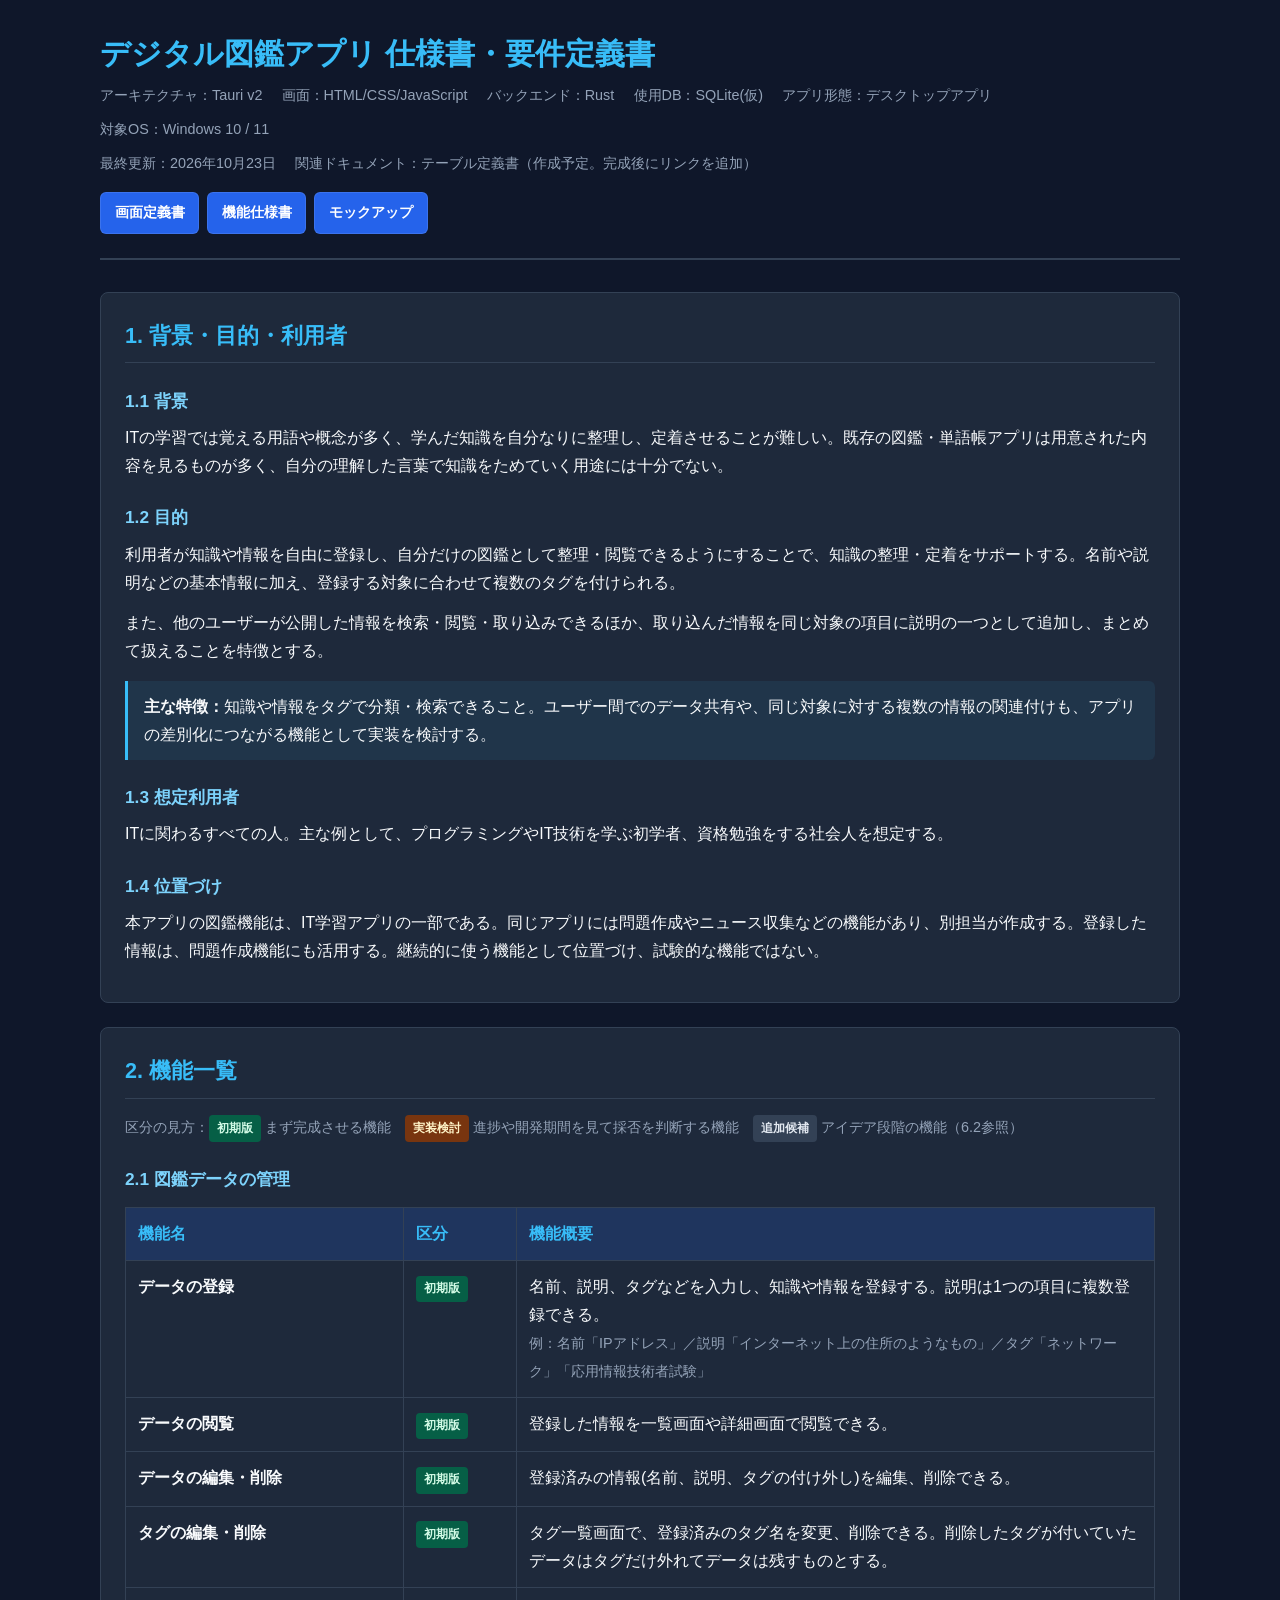
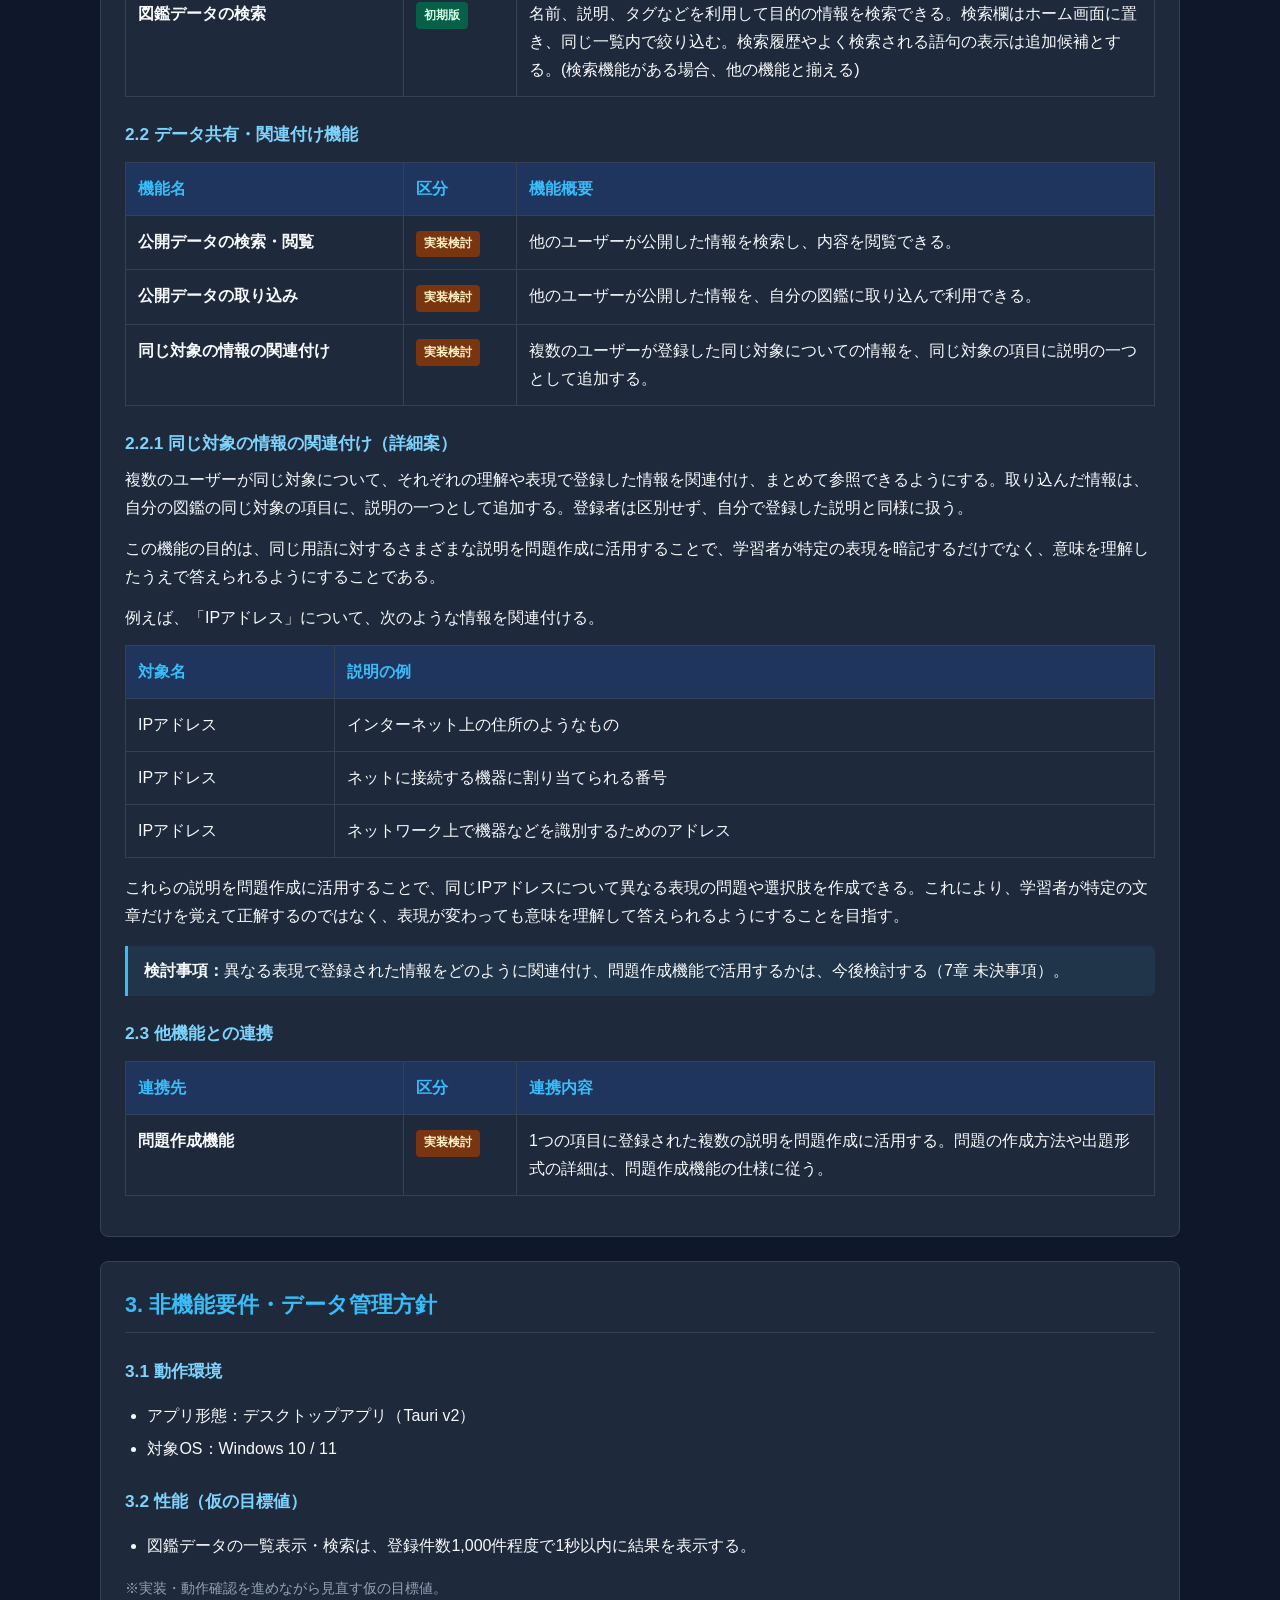
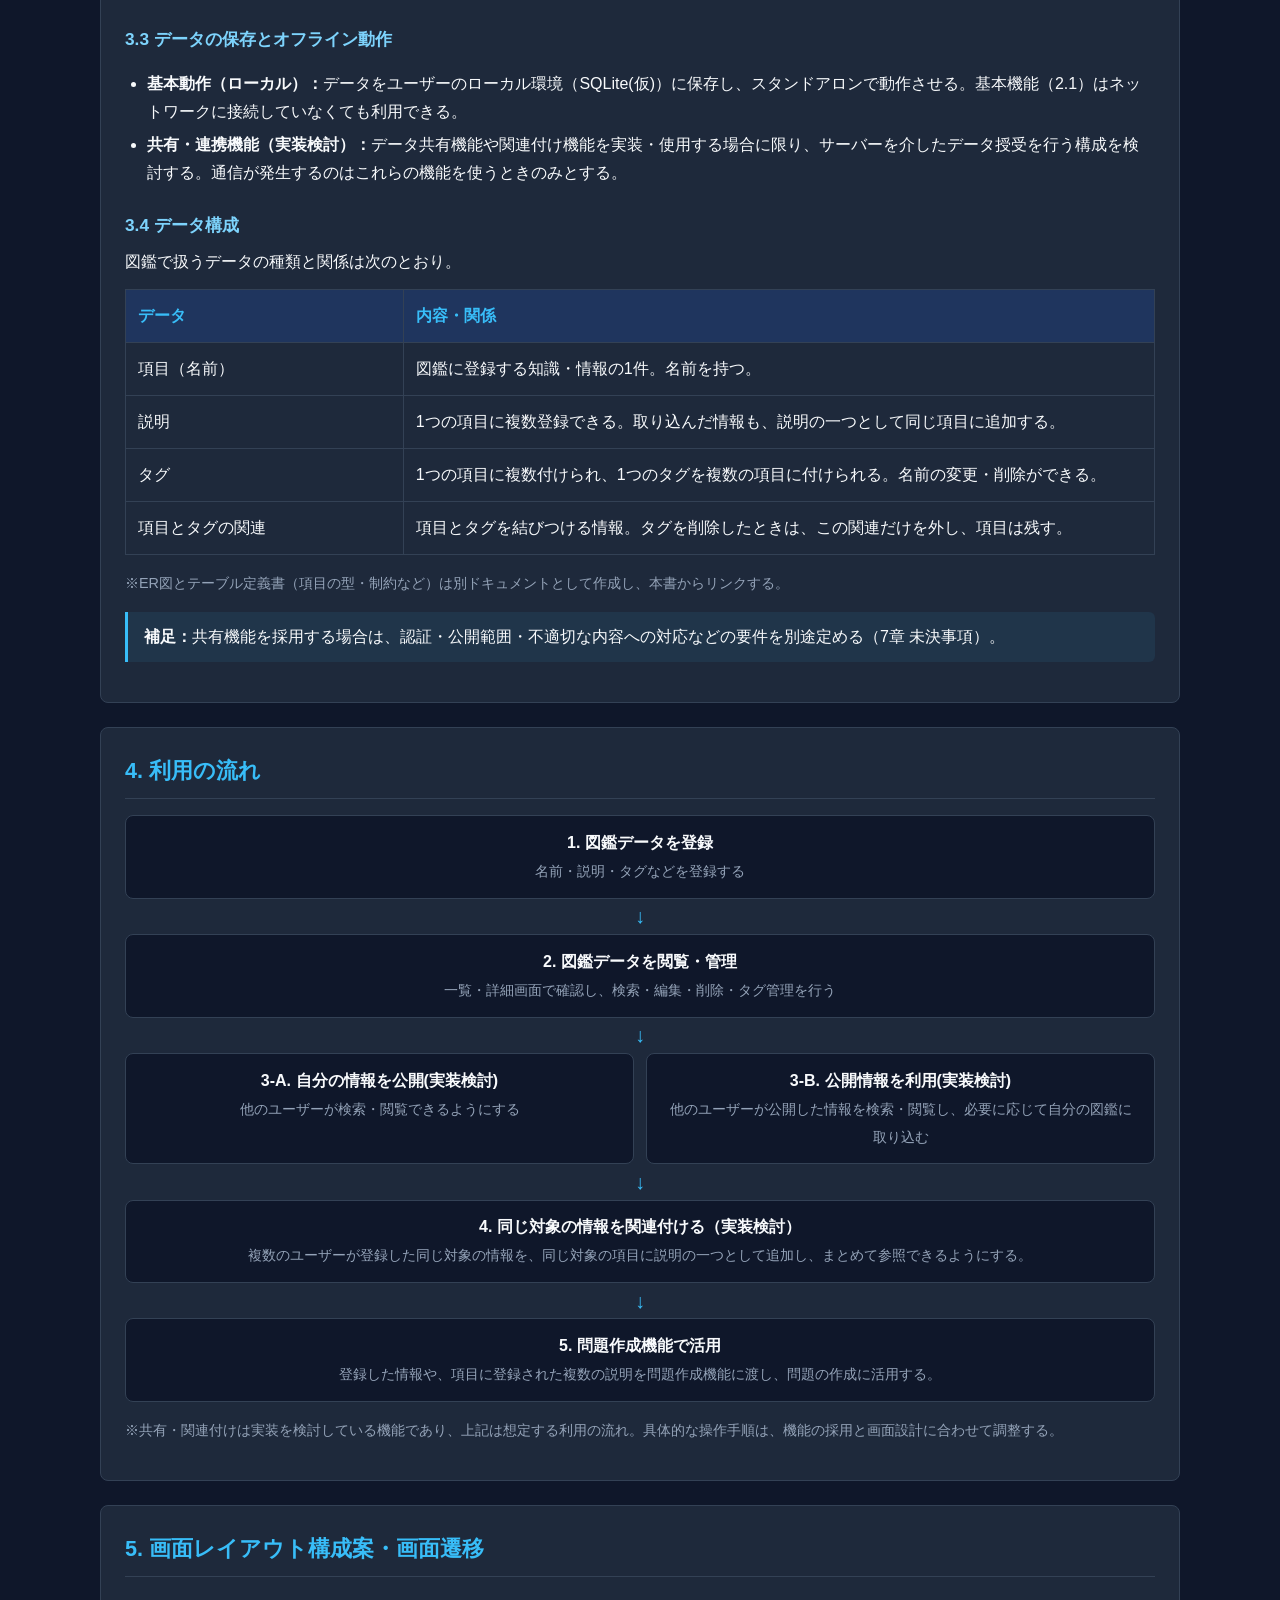
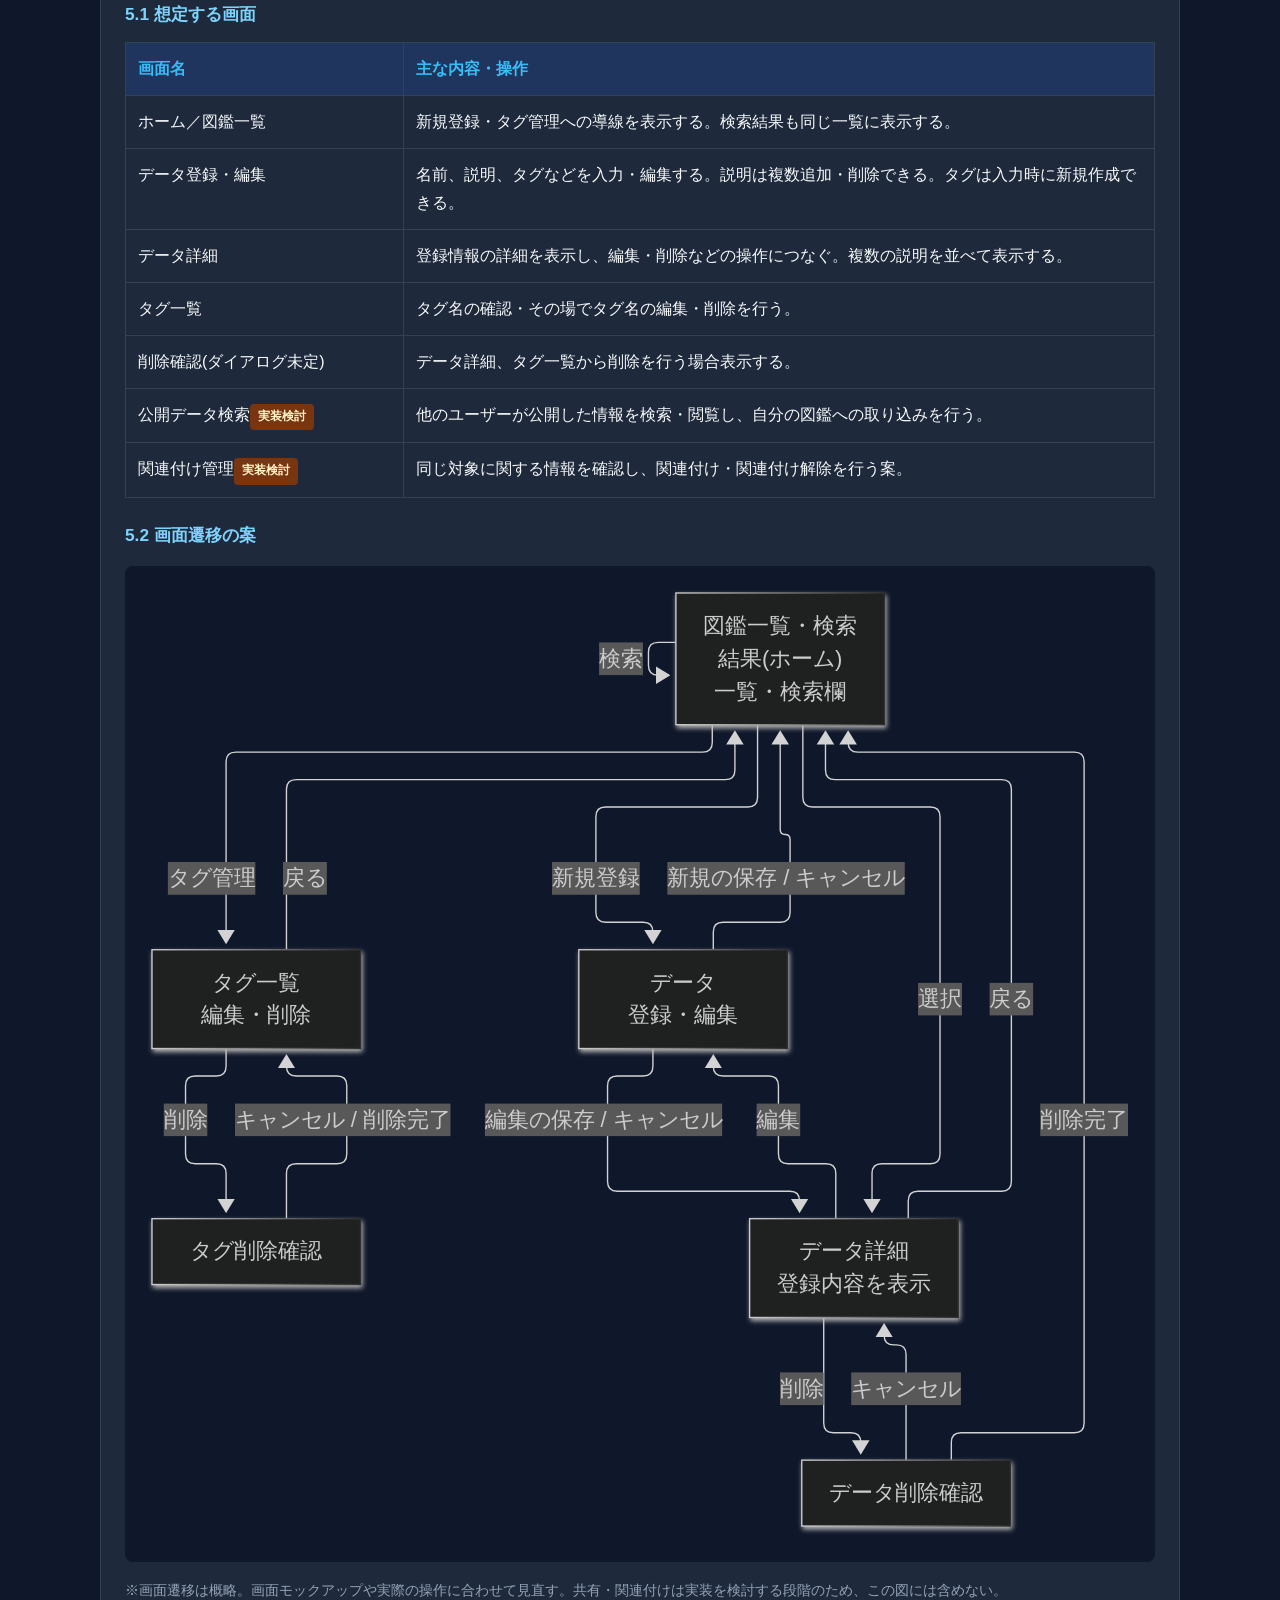
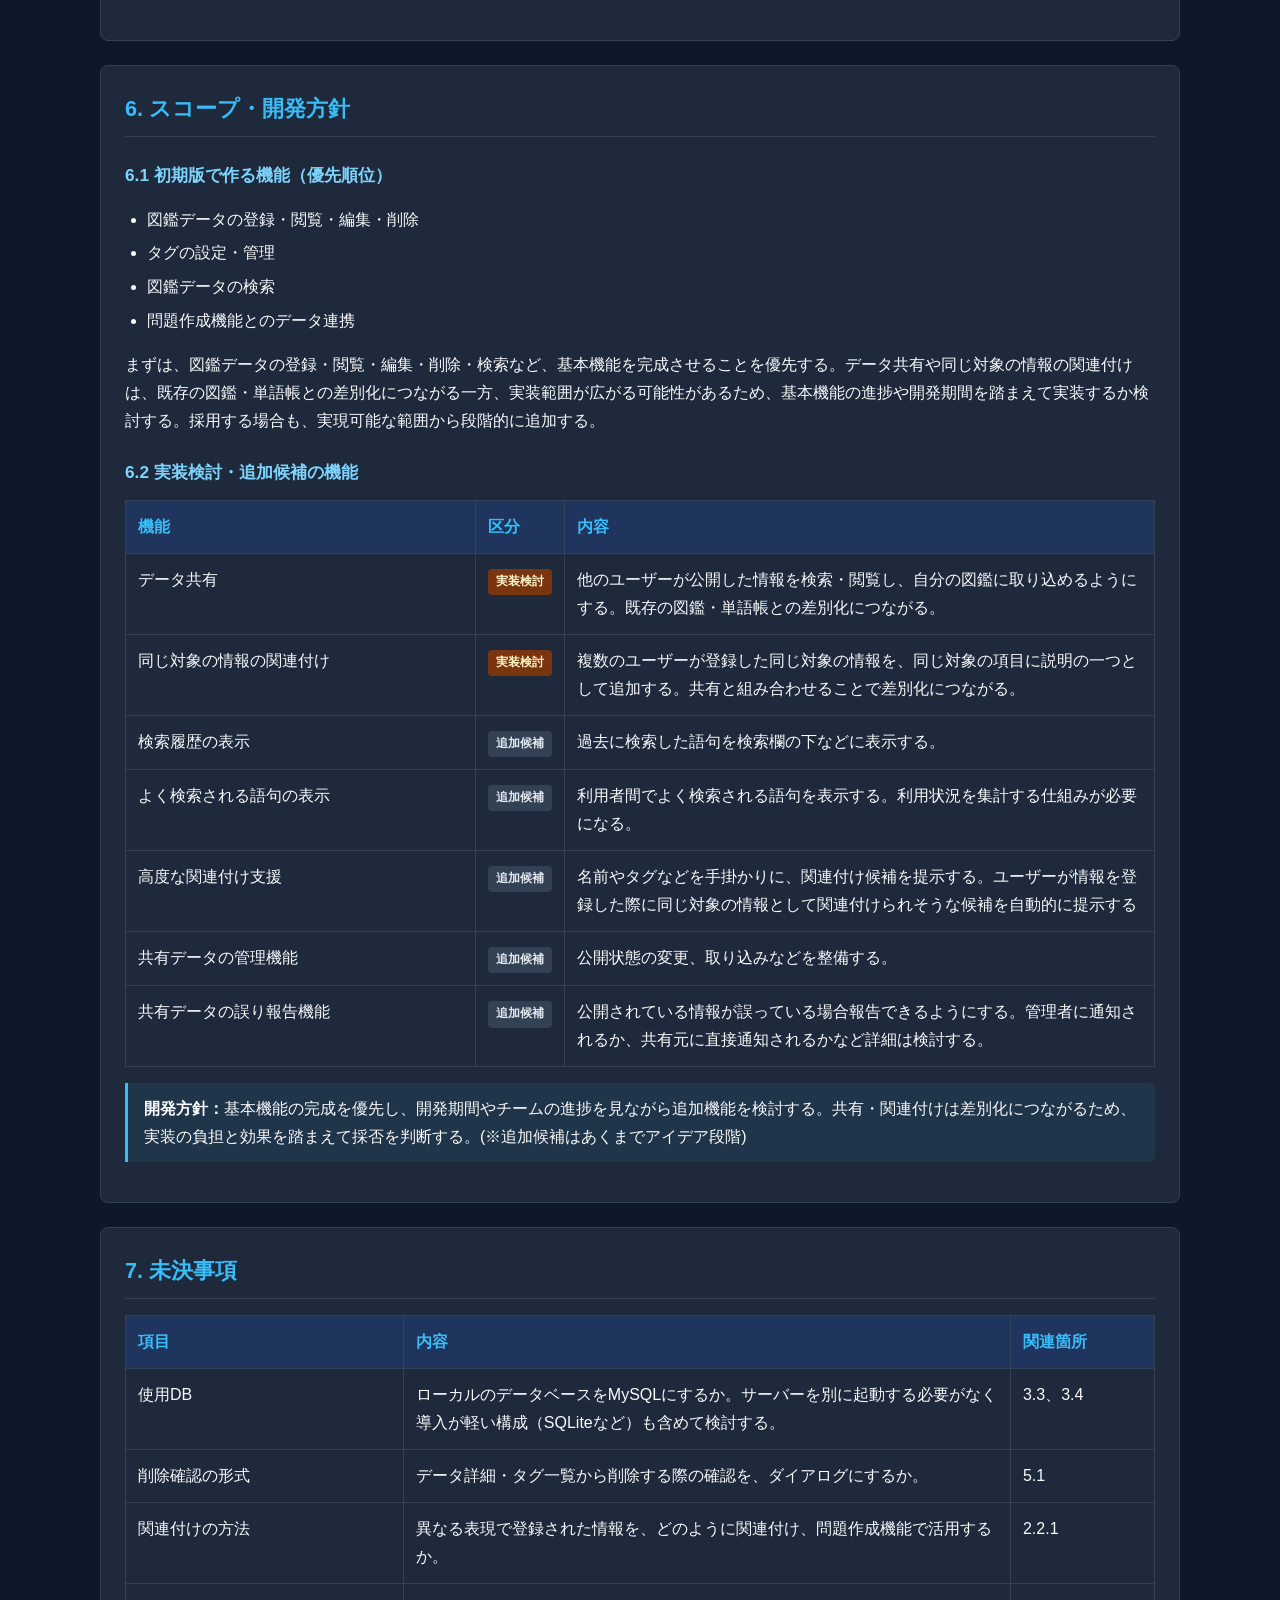
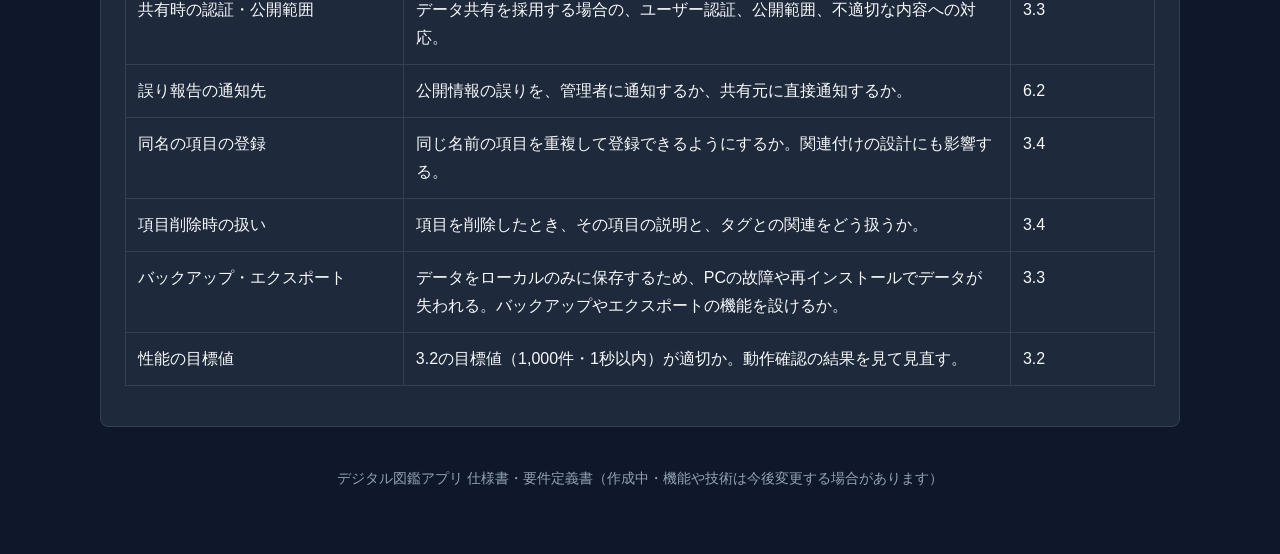
<file: index.html>
<!DOCTYPE html>
<html lang="ja">
<head>
<meta charset="UTF-8">
<meta name="viewport" content="width=device-width, initial-scale=1.0">
<title>デジタル図鑑アプリ 仕様書・要件定義書(仮)</title>
<style>
:root {
  --primary: #2563eb;
  --bg-dark: #0f172a;
  --card-bg: #1e293b;
  --text-main: #f8fafc;
  --text-sub: #94a3b8;
  --accent: #38bdf8;
  --border: #334155;
  --green: #34d399;
  --amber: #fbbf24;
}
* { box-sizing: border-box; }
html { scroll-behavior: smooth; }
body {
  font-family: -apple-system, BlinkMacSystemFont, "Segoe UI", "Noto Sans JP", Meiryo, sans-serif;
  background: var(--bg-dark);
  color: var(--text-main);
  margin: 0;
  padding: 2rem;
  line-height: 1.75;
}
.container { max-width: 1080px; margin: 0 auto; }
header {
  border-bottom: 2px solid var(--border);
  padding-bottom: 1.5rem;
  margin-bottom: 2rem;
  display: flex;
  justify-content: space-between;
  align-items: flex-start;
  flex-wrap: wrap;
  gap: 1rem;
}
h1 { color: var(--accent); font-size: 1.9rem; margin: 0 0 .5rem; line-height: 1.4; }
.meta-info { display: flex; flex-wrap: wrap; gap: .6rem 1.2rem; color: var(--text-sub); font-size: .9rem; }
.nav-group { display: flex; flex-wrap: wrap; gap: .5rem; }
.btn {
  display: inline-block; color: white; background: var(--primary);
  text-decoration: none; padding: .5rem .85rem; border-radius: 6px;
  font-weight: 600; font-size: .85rem; border: 1px solid rgba(255,255,255,.1);
}
.btn:hover { background: #1d4ed8; }
section {
  background: var(--card-bg); border-radius: 8px; padding: 1.5rem;
  margin-bottom: 1.5rem; border: 1px solid var(--border);
  scroll-margin-top: 1rem;
}
h2 {
  color: var(--accent); font-size: 1.35rem; border-bottom: 1px solid var(--border);
  padding-bottom: .5rem; margin: 0 0 1rem;
}
h3 { color: #7dd3fc; font-size: 1.08rem; margin: 1.4rem 0 .5rem; }
h4 { color: var(--text-main); margin: 1rem 0 .3rem; }
p { margin: .5rem 0 .8rem; }
ul, ol { padding-left: 1.4rem; }
li { margin-bottom: .35rem; }
table { width: 100%; border-collapse: collapse; margin: .8rem 0 1rem; }
th, td { border: 1px solid var(--border); padding: .75rem; text-align: left; vertical-align: top; }
th { background: rgba(37,99,235,.2); color: var(--accent); }
code {
  background: #0f172a; padding: .15rem .35rem; border-radius: 4px;
  color: #fda4af; font-family: Consolas, monospace;
}
pre {
  background: #0f172a; padding: 1rem; border-radius: 6px; overflow-x: auto;
  border: 1px solid var(--border); color: #e2e8f0; line-height: 1.5;
}
.badge {
  display: inline-block; padding: .15rem .5rem; border-radius: 4px;
  font-size: .78rem; font-weight: 700; white-space: nowrap;
}
.core { background: #065f46; color: #d1fae5; }
.consider { background: #78350f; color: #fef3c7; }
.idea { background: #334155; color: #e2e8f0; }
.note {
  border-left: 3px solid var(--accent); padding: .7rem 1rem;
  background: rgba(56,189,248,.08); border-radius: 0 6px 6px 0; margin: 1rem 0;
}
.flow { display: flex; flex-direction: column; align-items: stretch; gap: .35rem; margin: 1rem 0; }
.flow-step {
  background: #0f172a; border: 1px solid var(--border); border-radius: 8px;
  padding: .8rem 1rem; text-align: center;
}
.arrow { color: var(--accent); text-align: center; font-size: 1.25rem; line-height: 1.2; }
.flow-split { display: grid; grid-template-columns: repeat(2, minmax(0,1fr)); gap: .75rem; }
.flow-split .flow-step { height: 100%; }
.small { color: var(--text-sub); font-size: .9rem; }
footer { text-align: center; color: var(--text-sub); font-size: .85rem; padding: 1rem 0 2rem; }
@media (max-width: 700px) {
  body { padding: 1rem; }
  section { padding: 1rem; }
  header { flex-direction: column; }
  .flow-split { grid-template-columns: 1fr; }
  table { display: block; overflow-x: auto; }
}
.diagram { background: #0f172a; padding: 1rem; border-radius: 8px; text-align: center; margin: 1rem 0; }
.diagram img { max-width: 100%; height: auto; }
</style>
</head>
<body>
<div class="container">
<header>
  <div>
    <h1>デジタル図鑑アプリ 仕様書・要件定義書</h1>
    <div class="meta-info">
      <span>アーキテクチャ：Tauri v2</span>
      <span>画面：HTML/CSS/JavaScript</span>
      <span>バックエンド：Rust</span>
      <span>使用DB：SQLite(仮)</span>
      <span>アプリ形態：デスクトップアプリ</span>
      <span>対象OS：Windows 10 / 11</span>
    </div>
    <div class="meta-info" style="margin-top:.5rem">
      <span>最終更新：2026年10月23日</span>
      <span>関連ドキュメント：テーブル定義書（作成予定。完成後にリンクを追加）</span>
    </div>
  </div>
  <div class="nav-group">
    <a class="btn" href="screen-definition.html">画面定義書</a>
    <a class="btn" href="function-spec.html">機能仕様書</a>
    <a class="btn" href="mockup.html">モックアップ</a>
  </div>
</header>

<section id="overview">
  <h2>1. 背景・目的・利用者</h2>

  <h3>1.1 背景</h3>
  <p>ITの学習では覚える用語や概念が多く、学んだ知識を自分なりに整理し、定着させることが難しい。既存の図鑑・単語帳アプリは用意された内容を見るものが多く、自分の理解した言葉で知識をためていく用途には十分でない。</p>

  <h3>1.2 目的</h3>
  <p>利用者が知識や情報を自由に登録し、自分だけの図鑑として整理・閲覧できるようにすることで、知識の整理・定着をサポートする。名前や説明などの基本情報に加え、登録する対象に合わせて複数のタグを付けられる。</p>
  <p>また、他のユーザーが公開した情報を検索・閲覧・取り込みできるほか、取り込んだ情報を同じ対象の項目に説明の一つとして追加し、まとめて扱えることを特徴とする。</p>
  <div class="note"><strong>主な特徴：</strong>知識や情報をタグで分類・検索できること。ユーザー間でのデータ共有や、同じ対象に対する複数の情報の関連付けも、アプリの差別化につながる機能として実装を検討する。</div>

  <h3>1.3 想定利用者</h3>
  <p>ITに関わるすべての人。主な例として、プログラミングやIT技術を学ぶ初学者、資格勉強をする社会人を想定する。</p>

  <h3>1.4 位置づけ</h3>
  <p>本アプリの図鑑機能は、IT学習アプリの一部である。同じアプリには問題作成やニュース収集などの機能があり、別担当が作成する。登録した情報は、問題作成機能にも活用する。継続的に使う機能として位置づけ、試験的な機能ではない。</p>

</section>

<section id="features">
  <h2>2. 機能一覧</h2>
  <p class="small">区分の見方：<span class="badge core">初期版</span> まず完成させる機能　<span class="badge consider">実装検討</span> 進捗や開発期間を見て採否を判断する機能　<span class="badge idea">追加候補</span> アイデア段階の機能（6.2参照）</p>

  <h3>2.1 図鑑データの管理</h3>
  <table>
    <thead><tr><th style="width:27%">機能名</th><th style="width:11%">区分</th><th>機能概要</th></tr></thead>
    <tbody>
      <tr><td><strong>データの登録</strong></td><td><span class="badge core">初期版</span></td><td>名前、説明、タグなどを入力し、知識や情報を登録する。説明は1つの項目に複数登録できる。<br><span class="small">例：名前「IPアドレス」／説明「インターネット上の住所のようなもの」／タグ「ネットワーク」「応用情報技術者試験」</span></td></tr>
      <tr><td><strong>データの閲覧</strong></td><td><span class="badge core">初期版</span></td><td>登録した情報を一覧画面や詳細画面で閲覧できる。</td></tr>
      <tr><td><strong>データの編集・削除</strong></td><td><span class="badge core">初期版</span></td><td>登録済みの情報(名前、説明、タグの付け外し)を編集、削除できる。</td></tr>
      <tr><td><strong>タグの編集・削除</strong></td><td><span class="badge core">初期版</span></td><td>タグ一覧画面で、登録済みのタグ名を変更、削除できる。削除したタグが付いていたデータはタグだけ外れてデータは残すものとする。</td></tr>
      <tr><td><strong>図鑑データの検索</strong></td><td><span class="badge core">初期版</span></td><td>名前、説明、タグなどを利用して目的の情報を検索できる。検索欄はホーム画面に置き、同じ一覧内で絞り込む。検索履歴やよく検索される語句の表示は追加候補とする。(検索機能がある場合、他の機能と揃える)</td></tr>
    </tbody>
  </table>

  <h3>2.2 データ共有・関連付け機能</h3>
  <table>
    <thead><tr><th style="width:27%">機能名</th><th style="width:11%">区分</th><th>機能概要</th></tr></thead>
    <tbody>
      <tr><td><strong>公開データの検索・閲覧</strong></td><td><span class="badge consider">実装検討</span></td><td>他のユーザーが公開した情報を検索し、内容を閲覧できる。</td></tr>
      <tr><td><strong>公開データの取り込み</strong></td><td><span class="badge consider">実装検討</span></td><td>他のユーザーが公開した情報を、自分の図鑑に取り込んで利用できる。</td></tr>
      <tr><td><strong>同じ対象の情報の関連付け</strong></td><td><span class="badge consider">実装検討</span></td><td>複数のユーザーが登録した同じ対象についての情報を、同じ対象の項目に説明の一つとして追加する。</td></tr>
    </tbody>
  </table>

  <h3>2.2.1 同じ対象の情報の関連付け（詳細案）</h3>
  <p>複数のユーザーが同じ対象について、それぞれの理解や表現で登録した情報を関連付け、まとめて参照できるようにする。取り込んだ情報は、自分の図鑑の同じ対象の項目に、説明の一つとして追加する。登録者は区別せず、自分で登録した説明と同様に扱う。</p>
  <p>この機能の目的は、同じ用語に対するさまざまな説明を問題作成に活用することで、学習者が特定の表現を暗記するだけでなく、意味を理解したうえで答えられるようにすることである。</p>
  <p>例えば、「IPアドレス」について、次のような情報を関連付ける。</p>
  <table>
    <thead><tr><th>対象名</th><th>説明の例</th></tr></thead>
    <tbody>
      <tr><td>IPアドレス</td><td>インターネット上の住所のようなもの</td></tr>
      <tr><td>IPアドレス</td><td>ネットに接続する機器に割り当てられる番号</td></tr>
      <tr><td>IPアドレス</td><td>ネットワーク上で機器などを識別するためのアドレス</td></tr>
    </tbody>
  </table>
  <p>これらの説明を問題作成に活用することで、同じIPアドレスについて異なる表現の問題や選択肢を作成できる。これにより、学習者が特定の文章だけを覚えて正解するのではなく、表現が変わっても意味を理解して答えられるようにすることを目指す。</p>
  <div class="note"><strong>検討事項：</strong>異なる表現で登録された情報をどのように関連付け、問題作成機能で活用するかは、今後検討する（7章 未決事項）。</div>

  <h3>2.3 他機能との連携</h3>
  <table>
    <thead><tr><th style="width:27%">連携先</th><th style="width:11%">区分</th><th>連携内容</th></tr></thead>
    <tbody>
      <tr><td><strong>問題作成機能</strong></td><td><span class="badge consider">実装検討</span></td><td>1つの項目に登録された複数の説明を問題作成に活用する。問題の作成方法や出題形式の詳細は、問題作成機能の仕様に従う。</td></tr>
    </tbody>
  </table>
</section>

<section id="non-functional">
  <h2>3. 非機能要件・データ管理方針</h2>

  <h3>3.1 動作環境</h3>
  <ul>
    <li>アプリ形態：デスクトップアプリ（Tauri v2）</li>
    <li>対象OS：Windows 10 / 11</li>
  </ul>

  <h3>3.2 性能（仮の目標値）</h3>
  <ul>
    <li>図鑑データの一覧表示・検索は、登録件数1,000件程度で1秒以内に結果を表示する。</li>
  </ul>
  <p class="small">※実装・動作確認を進めながら見直す仮の目標値。</p>

  <h3>3.3 データの保存とオフライン動作</h3>
  <ul>
    <li><strong>基本動作（ローカル）：</strong>データをユーザーのローカル環境（SQLite(仮)）に保存し、スタンドアロンで動作させる。基本機能（2.1）はネットワークに接続していなくても利用できる。</li>
    <li><strong>共有・連携機能（実装検討）：</strong>データ共有機能や関連付け機能を実装・使用する場合に限り、サーバーを介したデータ授受を行う構成を検討する。通信が発生するのはこれらの機能を使うときのみとする。</li>
  </ul>
  <h3>3.4 データ構成</h3>
  <p>図鑑で扱うデータの種類と関係は次のとおり。</p>
  <table>
    <thead><tr><th style="width:27%">データ</th><th>内容・関係</th></tr></thead>
    <tbody>
      <tr><td>項目（名前）</td><td>図鑑に登録する知識・情報の1件。名前を持つ。</td></tr>
      <tr><td>説明</td><td>1つの項目に複数登録できる。取り込んだ情報も、説明の一つとして同じ項目に追加する。</td></tr>
      <tr><td>タグ</td><td>1つの項目に複数付けられ、1つのタグを複数の項目に付けられる。名前の変更・削除ができる。</td></tr>
      <tr><td>項目とタグの関連</td><td>項目とタグを結びつける情報。タグを削除したときは、この関連だけを外し、項目は残す。</td></tr>
    </tbody>
  </table>
  <p class="small">※ER図とテーブル定義書（項目の型・制約など）は別ドキュメントとして作成し、本書からリンクする。</p>

  <div class="note"><strong>補足：</strong>共有機能を採用する場合は、認証・公開範囲・不適切な内容への対応などの要件を別途定める（7章 未決事項）。</div>
</section>

<section id="flow">
  <h2>4. 利用の流れ</h2>
  <div class="flow">
    <div class="flow-step"><strong>1. 図鑑データを登録</strong><br><span class="small">名前・説明・タグなどを登録する</span></div>
    <div class="arrow">↓</div>
    <div class="flow-step"><strong>2. 図鑑データを閲覧・管理</strong><br><span class="small">一覧・詳細画面で確認し、検索・編集・削除・タグ管理を行う</span></div>
    <div class="arrow">↓</div>
    <div class="flow-split">
      <div class="flow-step"><strong>3-A. 自分の情報を公開(実装検討)</strong><br><span class="small">他のユーザーが検索・閲覧できるようにする</span></div>
      <div class="flow-step"><strong>3-B. 公開情報を利用(実装検討)</strong><br><span class="small">他のユーザーが公開した情報を検索・閲覧し、必要に応じて自分の図鑑に取り込む</span></div>
    </div>
    <div class="arrow">↓</div>
    <div class="flow-step"><strong>4. 同じ対象の情報を関連付ける（実装検討）</strong><br><span class="small">複数のユーザーが登録した同じ対象の情報を、同じ対象の項目に説明の一つとして追加し、まとめて参照できるようにする。</span></div>
    <div class="arrow">↓</div>
    <div class="flow-step"><strong>5. 問題作成機能で活用</strong><br><span class="small">登録した情報や、項目に登録された複数の説明を問題作成機能に渡し、問題の作成に活用する。</span></div>
  </div>
  <p class="small">※共有・関連付けは実装を検討している機能であり、上記は想定する利用の流れ。具体的な操作手順は、機能の採用と画面設計に合わせて調整する。</p>
</section>

<section id="screens">
  <h2>5. 画面レイアウト構成案・画面遷移</h2>
  <h3>5.1 想定する画面</h3>
  <table>
    <thead><tr><th style="width:27%">画面名</th><th>主な内容・操作</th></tr></thead>
    <tbody>
      <tr><td>ホーム／図鑑一覧</td><td>新規登録・タグ管理への導線を表示する。検索結果も同じ一覧に表示する。</td></tr>
      <tr><td>データ登録・編集</td><td>名前、説明、タグなどを入力・編集する。説明は複数追加・削除できる。タグは入力時に新規作成できる。</td></tr>
      <tr><td>データ詳細</td><td>登録情報の詳細を表示し、編集・削除などの操作につなぐ。複数の説明を並べて表示する。</td></tr>
      <tr><td>タグ一覧</td><td>タグ名の確認・その場でタグ名の編集・削除を行う。</td></tr>
      <tr><td>削除確認(ダイアログ未定)</td><td>データ詳細、タグ一覧から削除を行う場合表示する。</td></tr>
      <tr><td>公開データ検索<span class="badge consider">実装検討</span></td><td>他のユーザーが公開した情報を検索・閲覧し、自分の図鑑への取り込みを行う。</td></tr>
      <tr><td>関連付け管理<span class="badge consider">実装検討</span></td><td>同じ対象に関する情報を確認し、関連付け・関連付け解除を行う案。</td></tr>
    </tbody>
  </table>
  <h3>5.2 画面遷移の案</h3>
  <div class="diagram">
    <img src="images/screen-transition-TD.svg" alt="画面遷移図">
  </div>
  <p class="small">※画面遷移は概略。画面モックアップや実際の操作に合わせて見直す。共有・関連付けは実装を検討する段階のため、この図には含めない。</p>
</section>

<section id="scope">
  <h2>6. スコープ・開発方針</h2>
  <h3>6.1 初期版で作る機能（優先順位）</h3>
  <ul>
    <li>図鑑データの登録・閲覧・編集・削除</li>
    <li>タグの設定・管理</li>
    <li>図鑑データの検索</li>
    <li>問題作成機能とのデータ連携</li>
  </ul>
  <p>まずは、図鑑データの登録・閲覧・編集・削除・検索など、基本機能を完成させることを優先する。データ共有や同じ対象の情報の関連付けは、既存の図鑑・単語帳との差別化につながる一方、実装範囲が広がる可能性があるため、基本機能の進捗や開発期間を踏まえて実装するか検討する。採用する場合も、実現可能な範囲から段階的に追加する。</p>

  <h3>6.2 実装検討・追加候補の機能</h3>
  <table>
    <thead><tr><th style="width:34%">機能</th><th>区分</th><th>内容</th></tr></thead>
    <tbody>
      <tr><td>データ共有</td><td><span class="badge consider">実装検討</span></td><td>他のユーザーが公開した情報を検索・閲覧し、自分の図鑑に取り込めるようにする。既存の図鑑・単語帳との差別化につながる。</td></tr>
      <tr><td>同じ対象の情報の関連付け</td><td><span class="badge consider">実装検討</span></td><td>複数のユーザーが登録した同じ対象の情報を、同じ対象の項目に説明の一つとして追加する。共有と組み合わせることで差別化につながる。</td></tr>
      <tr><td>検索履歴の表示</td><td><span class="badge idea">追加候補</span></td><td>過去に検索した語句を検索欄の下などに表示する。</td></tr>
      <tr><td>よく検索される語句の表示</td><td><span class="badge idea">追加候補</span></td><td>利用者間でよく検索される語句を表示する。利用状況を集計する仕組みが必要になる。</td></tr>
      <tr><td>高度な関連付け支援</td><td><span class="badge idea">追加候補</span></td><td>名前やタグなどを手掛かりに、関連付け候補を提示する。ユーザーが情報を登録した際に同じ対象の情報として関連付けられそうな候補を自動的に提示する</td></tr>
      <tr><td>共有データの管理機能</td><td><span class="badge idea">追加候補</span></td><td>公開状態の変更、取り込みなどを整備する。</td></tr>
      <tr><td>共有データの誤り報告機能</td><td><span class="badge idea">追加候補</span></td><td>公開されている情報が誤っている場合報告できるようにする。管理者に通知されるか、共有元に直接通知されるかなど詳細は検討する。</td></tr>
    </tbody>
  </table>
  <div class="note"><strong>開発方針：</strong>基本機能の完成を優先し、開発期間やチームの進捗を見ながら追加機能を検討する。共有・関連付けは差別化につながるため、実装の負担と効果を踏まえて採否を判断する。(※追加候補はあくまでアイデア段階)</div>
</section>

<section id="open-issues">
  <h2>7. 未決事項</h2>
  <table>
    <thead><tr><th style="width:27%">項目</th><th>内容</th><th style="width:14%">関連箇所</th></tr></thead>
    <tbody>
      <tr><td>使用DB</td><td>ローカルのデータベースをMySQLにするか。サーバーを別に起動する必要がなく導入が軽い構成（SQLiteなど）も含めて検討する。</td><td>3.3、3.4</td></tr>
      <tr><td>削除確認の形式</td><td>データ詳細・タグ一覧から削除する際の確認を、ダイアログにするか。</td><td>5.1</td></tr>
      <tr><td>関連付けの方法</td><td>異なる表現で登録された情報を、どのように関連付け、問題作成機能で活用するか。</td><td>2.2.1</td></tr>
      <tr><td>共有時の認証・公開範囲</td><td>データ共有を採用する場合の、ユーザー認証、公開範囲、不適切な内容への対応。</td><td>3.3</td></tr>
      <tr><td>誤り報告の通知先</td><td>公開情報の誤りを、管理者に通知するか、共有元に直接通知するか。</td><td>6.2</td></tr>
      <tr><td>同名の項目の登録</td><td>同じ名前の項目を重複して登録できるようにするか。関連付けの設計にも影響する。</td><td>3.4</td></tr>
      <tr><td>項目削除時の扱い</td><td>項目を削除したとき、その項目の説明と、タグとの関連をどう扱うか。</td><td>3.4</td></tr>
      <tr><td>バックアップ・エクスポート</td><td>データをローカルのみに保存するため、PCの故障や再インストールでデータが失われる。バックアップやエクスポートの機能を設けるか。</td><td>3.3</td></tr>
      <tr><td>性能の目標値</td><td>3.2の目標値（1,000件・1秒以内）が適切か。動作確認の結果を見て見直す。</td><td>3.2</td></tr>
    </tbody>
  </table>
</section>

<footer>デジタル図鑑アプリ 仕様書・要件定義書（作成中・機能や技術は今後変更する場合があります）</footer>
</div>
</body>
</html>
</file>
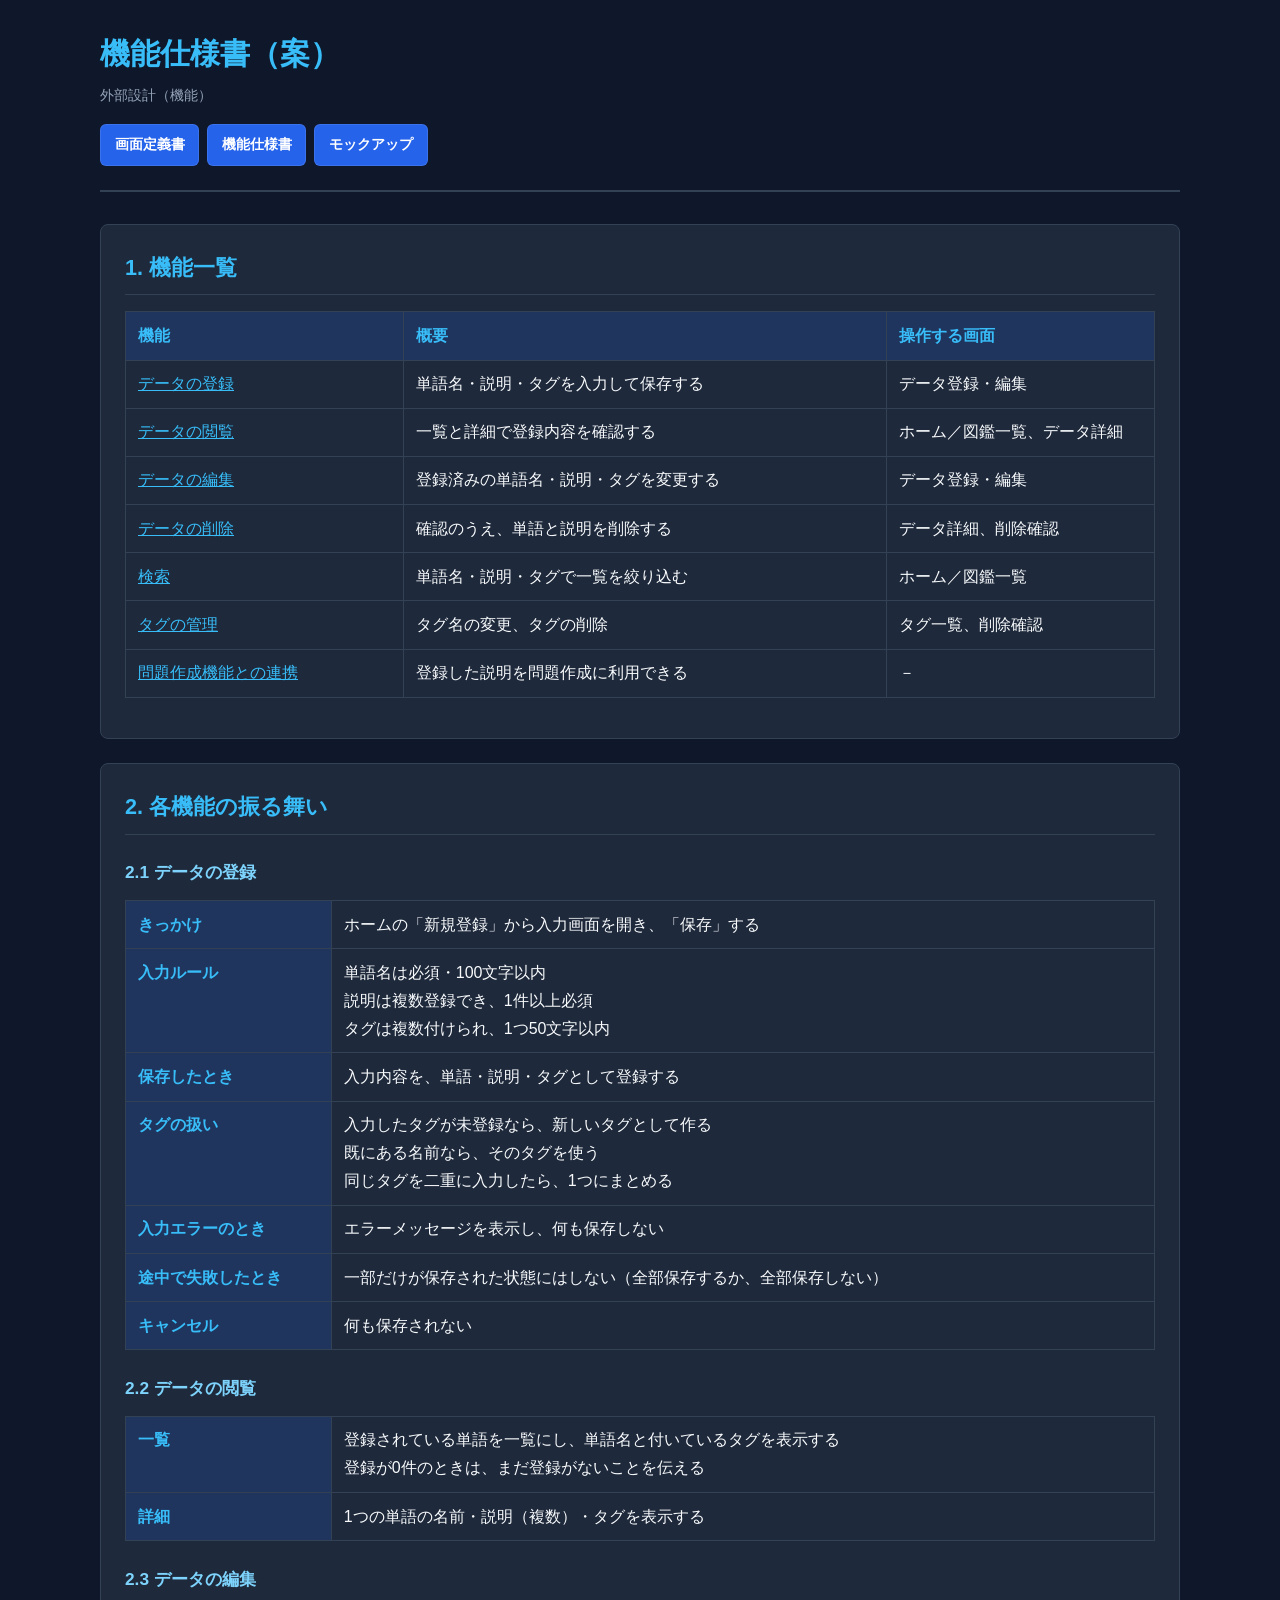
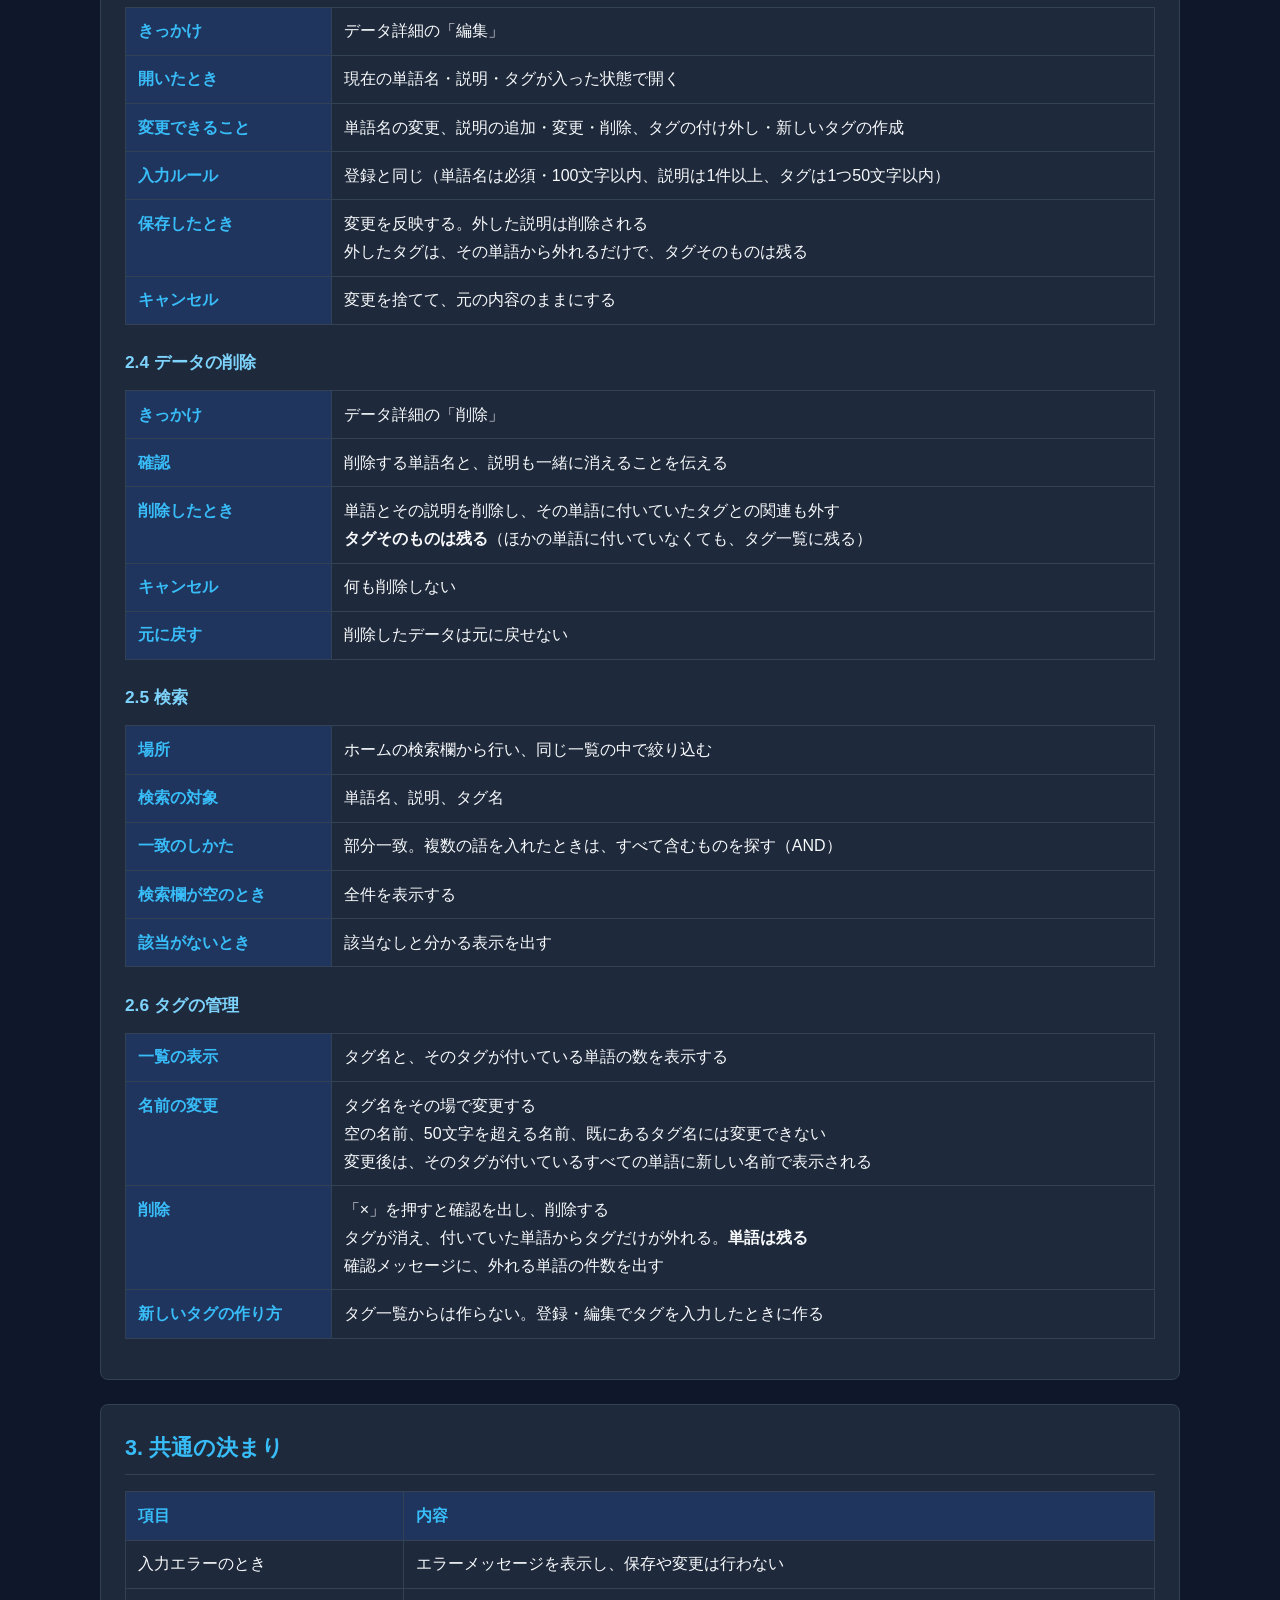
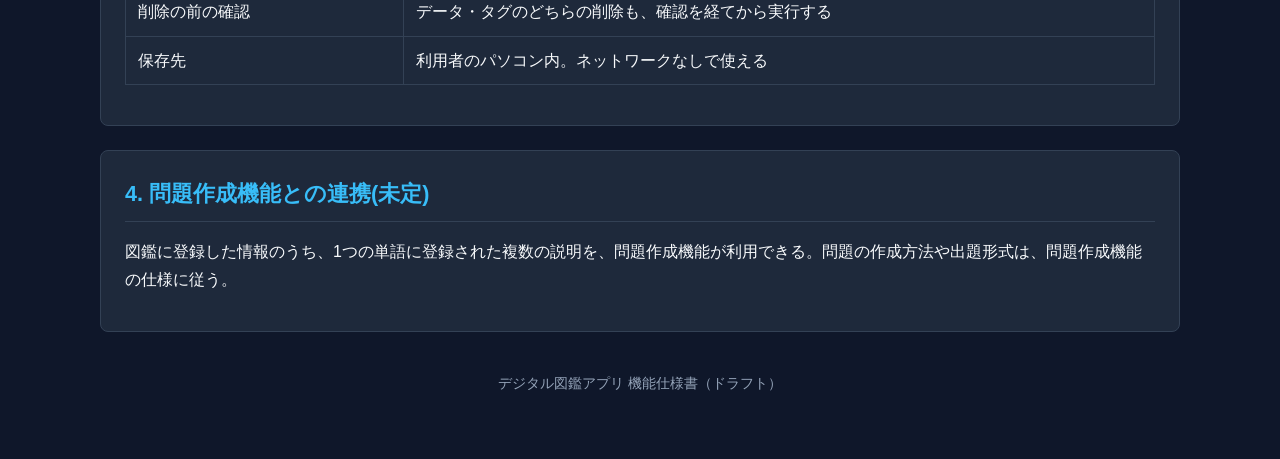
<file: function-spec.html>
<!DOCTYPE html>
<html lang="ja">
<head>
<meta charset="UTF-8">
<meta name="viewport" content="width=device-width, initial-scale=1.0">
<title>機能仕様書(案) - デジタル図鑑アプリ</title>
<link rel="stylesheet" href="common.css">
</head>
<body>
<div class="container">
<header>
  <h1>機能仕様書（案）</h1>
  <div class="meta-info">外部設計（機能）</div>
  <div class="nav-group">
    <a class="btn" href="screen-definition.html">画面定義書</a>
    <a class="btn" href="function-spec.html">機能仕様書</a>
    <a class="btn" href="mockup.html">モックアップ</a>
  </div>
</header>

<section>
  <h2>1. 機能一覧</h2>
  <table>
    <thead><tr><th style="width:27%">機能</th><th>概要</th><th style="width:26%">操作する画面</th></tr></thead>
    <tbody>
      <tr><td><a href="#register">データの登録</a></td><td>単語名・説明・タグを入力して保存する</td><td>データ登録・編集</td></tr>
      <tr><td><a href="#view">データの閲覧</a></td><td>一覧と詳細で登録内容を確認する</td><td>ホーム／図鑑一覧、データ詳細</td></tr>
      <tr><td><a href="#update">データの編集</a></td><td>登録済みの単語名・説明・タグを変更する</td><td>データ登録・編集</td></tr>
      <tr><td><a href="#delete">データの削除</a></td><td>確認のうえ、単語と説明を削除する</td><td>データ詳細、削除確認</td></tr>
      <tr><td><a href="#search">検索</a></td><td>単語名・説明・タグで一覧を絞り込む</td><td>ホーム／図鑑一覧</td></tr>
      <tr><td><a href="#tag">タグの管理</a></td><td>タグ名の変更、タグの削除</td><td>タグ一覧、削除確認</td></tr>
      <tr><td><a href="#link">問題作成機能との連携</a></td><td>登録した説明を問題作成に利用できる</td><td>－</td></tr>
    </tbody>
  </table>
</section>

<section>
  <h2>2. 各機能の振る舞い</h2>

  <h3 id="register">2.1 データの登録</h3>
  <table>
    <tbody>
      <tr><th style="width:20%">きっかけ</th><td>ホームの「新規登録」から入力画面を開き、「保存」する</td></tr>
      <tr><th>入力ルール</th><td>単語名は必須・100文字以内<br>説明は複数登録でき、1件以上必須<br>タグは複数付けられ、1つ50文字以内</td></tr>
      <tr><th>保存したとき</th><td>入力内容を、単語・説明・タグとして登録する</td></tr>
      <tr><th>タグの扱い</th><td>入力したタグが未登録なら、新しいタグとして作る<br>既にある名前なら、そのタグを使う<br>同じタグを二重に入力したら、1つにまとめる</td></tr>
      <tr><th>入力エラーのとき</th><td>エラーメッセージを表示し、何も保存しない</td></tr>
      <tr><th>途中で失敗したとき</th><td>一部だけが保存された状態にはしない（全部保存するか、全部保存しない）</td></tr>
      <tr><th>キャンセル</th><td>何も保存されない</td></tr>
    </tbody>
  </table>

  <h3 id="view">2.2 データの閲覧</h3>
  <table>
    <tbody>
      <tr><th style="width:20%">一覧</th><td>登録されている単語を一覧にし、単語名と付いているタグを表示する<br>登録が0件のときは、まだ登録がないことを伝える</td></tr>
      <tr><th>詳細</th><td>1つの単語の名前・説明（複数）・タグを表示する</td></tr>
    </tbody>
  </table>

  <h3 id="update">2.3 データの編集</h3>
  <table>
    <tbody>
      <tr><th style="width:20%">きっかけ</th><td>データ詳細の「編集」</td></tr>
      <tr><th>開いたとき</th><td>現在の単語名・説明・タグが入った状態で開く</td></tr>
      <tr><th>変更できること</th><td>単語名の変更、説明の追加・変更・削除、タグの付け外し・新しいタグの作成</td></tr>
      <tr><th>入力ルール</th><td>登録と同じ（単語名は必須・100文字以内、説明は1件以上、タグは1つ50文字以内）</td></tr>
      <tr><th>保存したとき</th><td>変更を反映する。外した説明は削除される<br>外したタグは、その単語から外れるだけで、タグそのものは残る</td></tr>
      <tr><th>キャンセル</th><td>変更を捨てて、元の内容のままにする</td></tr>
    </tbody>
  </table>

  <h3 id="delete">2.4 データの削除</h3>
  <table>
    <tbody>
      <tr><th style="width:20%">きっかけ</th><td>データ詳細の「削除」</td></tr>
      <tr><th>確認</th><td>削除する単語名と、説明も一緒に消えることを伝える</td></tr>
      <tr><th>削除したとき</th><td>単語とその説明を削除し、その単語に付いていたタグとの関連も外す<br><strong>タグそのものは残る</strong>（ほかの単語に付いていなくても、タグ一覧に残る）</td></tr>
      <tr><th>キャンセル</th><td>何も削除しない</td></tr>
      <tr><th>元に戻す</th><td>削除したデータは元に戻せない</td></tr>
    </tbody>
  </table>

  <h3 id="search">2.5 検索</h3>
  <table>
    <tbody>
      <tr><th style="width:20%">場所</th><td>ホームの検索欄から行い、同じ一覧の中で絞り込む</td></tr>
      <tr><th>検索の対象</th><td>単語名、説明、タグ名</td></tr>
      <tr><th>一致のしかた</th><td>部分一致。複数の語を入れたときは、すべて含むものを探す（AND）</td></tr>
      <tr><th>検索欄が空のとき</th><td>全件を表示する</td></tr>
      <tr><th>該当がないとき</th><td>該当なしと分かる表示を出す</td></tr>
    </tbody>
  </table>

  <h3 id="tag">2.6 タグの管理</h3>
  <table>
    <tbody>
      <tr><th style="width:20%">一覧の表示</th><td>タグ名と、そのタグが付いている単語の数を表示する</td></tr>
      <tr><th>名前の変更</th><td>タグ名をその場で変更する<br>空の名前、50文字を超える名前、既にあるタグ名には変更できない<br>変更後は、そのタグが付いているすべての単語に新しい名前で表示される</td></tr>
      <tr><th>削除</th><td>「×」を押すと確認を出し、削除する<br>タグが消え、付いていた単語からタグだけが外れる。<strong>単語は残る</strong><br>確認メッセージに、外れる単語の件数を出す</td></tr>
      <tr><th>新しいタグの作り方</th><td>タグ一覧からは作らない。登録・編集でタグを入力したときに作る</td></tr>
    </tbody>
  </table>
</section>

<section>
  <h2>3. 共通の決まり</h2>
  <table>
    <thead><tr><th style="width:27%">項目</th><th>内容</th></tr></thead>
    <tbody>
      <tr><td>入力エラーのとき</td><td>エラーメッセージを表示し、保存や変更は行わない</td></tr>
      <tr><td>削除の前の確認</td><td>データ・タグのどちらの削除も、確認を経てから実行する</td></tr>
      <tr><td>保存先</td><td>利用者のパソコン内。ネットワークなしで使える</td></tr>
    </tbody>
  </table>
</section>

<section>
  <h2 id="link">4. 問題作成機能との連携(未定)</h2>
  <p>図鑑に登録した情報のうち、1つの単語に登録された複数の説明を、問題作成機能が利用できる。問題の作成方法や出題形式は、問題作成機能の仕様に従う。</p>
</section>

<footer>デジタル図鑑アプリ 機能仕様書（ドラフト）</footer>
</div>
</body>
</html>
</file>
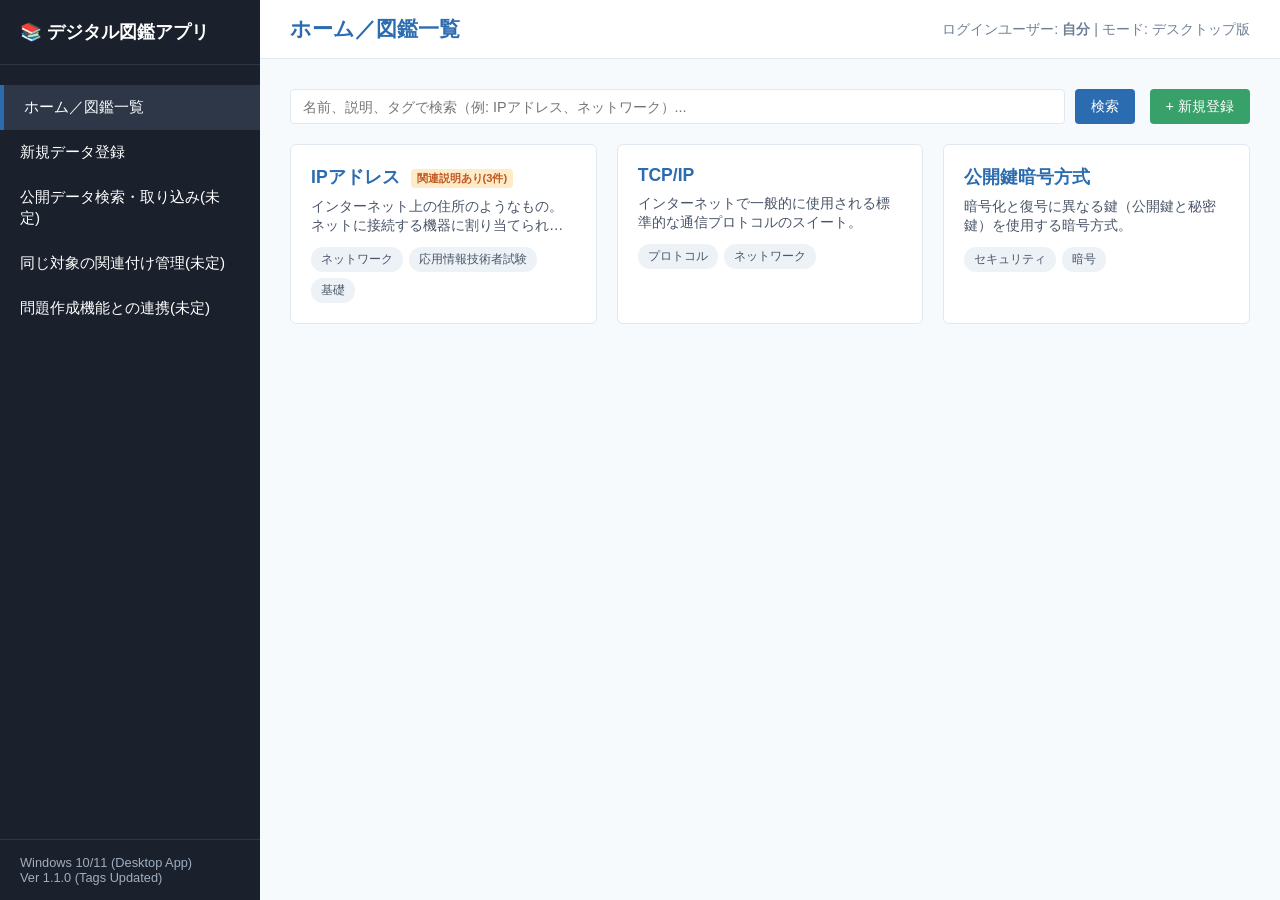
<file: mockup.html>
<!DOCTYPE html>
<html lang="ja">
<head>
    <meta charset="UTF-8">
    <meta name="viewport" content="width=device-width, initial-scale=1.0">
    <title>デジタル図鑑アプリ - モックアップ</title>
    <style>
        :root {
            --primary-color: #2b6cb0;
            --primary-hover: #2c5282;
            --bg-color: #f7fafc;
            --card-bg: #ffffff;
            --text-color: #2d3748;
            --border-color: #e2e8f0;
            --tag-bg: #edf2f7;
            --tag-text: #4a5568;
            --accent-green: #38a169;
            --accent-orange: #dd6b20;
        }

        * {
            box-sizing: border-box;
            margin: 0;
            padding: 0;
            font-family: 'Helvetica Neue', Arial, sans-serif;
        }

        body {
            background-color: var(--bg-color);
            color: var(--text-color);
            display: flex;
            height: 100vh;
            overflow: hidden;
        }

        /* サイドバー */
        aside {
            width: 260px;
            background-color: #1a202c;
            color: #fff;
            display: flex;
            flex-direction: column;
            justify-content: space-between;
        }

        .sidebar-header {
            padding: 20px;
            font-size: 1.1rem;
            font-weight: bold;
            border-bottom: 1px solid #2d3748;
        }

        .sidebar-menu {
            list-style: none;
            padding: 20px 0;
            flex-grow: 1;
        }

        .sidebar-menu li {
            padding: 12px 20px;
            cursor: pointer;
            transition: background 0.2s;
            font-size: 0.95rem;
        }

        .sidebar-menu li:hover, .sidebar-menu li.active {
            background-color: #2d3748;
            border-left: 4px solid var(--primary-color);
        }

        .sidebar-footer {
            padding: 15px 20px;
            font-size: 0.8rem;
            color: #a0aec0;
            border-top: 1px solid #2d3748;
        }

        /* メインコンテンツエリア */
        main {
            flex-grow: 1;
            display: flex;
            flex-direction: column;
            overflow-y: auto;
        }

        header {
            background-color: var(--card-bg);
            padding: 15px 30px;
            border-bottom: 1px solid var(--border-color);
            display: flex;
            justify-content: space-between;
            align-items: center;
        }

        header h1 {
            font-size: 1.3rem;
            color: var(--primary-color);
        }

        .user-info {
            font-size: 0.9rem;
            color: #718096;
        }

        .content-body {
            padding: 30px;
            flex-grow: 1;
        }

        /* 画面コンテナ切り替え用 */
        .screen {
            display: none;
        }
        .screen.active {
            display: block;
        }

        /* ボタン類 */
        .btn {
            background-color: var(--primary-color);
            color: white;
            border: none;
            padding: 8px 16px;
            border-radius: 4px;
            cursor: pointer;
            font-size: 0.9rem;
            transition: background 0.2s;
        }
        .btn:hover {
            background-color: var(--primary-hover);
        }
        .btn-secondary {
            background-color: #e2e8f0;
            color: #4a5568;
        }
        .btn-secondary:hover {
            background-color: #cbd5e0;
        }
        .btn-success {
            background-color: var(--accent-green);
        }
        .btn-success:hover {
            background-color: #2f855a;
        }

        /* 1. ホーム / 図鑑一覧 */
        .toolbar {
            display: flex;
            justify-content: space-between;
            margin-bottom: 20px;
            gap: 15px;
        }
        .search-box {
            flex-grow: 1;
            display: flex;
            gap: 10px;
        }
        .search-box input {
            flex-grow: 1;
            padding: 8px 12px;
            border: 1px solid var(--border-color);
            border-radius: 4px;
            font-size: 0.9rem;
        }
        .card-grid {
            display: grid;
            grid-template-columns: repeat(auto-fill, minmax(280px, 1fr));
            gap: 20px;
        }
        .zukan-card {
            background-color: var(--card-bg);
            border: 1px solid var(--border-color);
            border-radius: 6px;
            padding: 20px;
            cursor: pointer;
            transition: transform 0.2s, box-shadow 0.2s;
        }
        .zukan-card:hover {
            transform: translateY(-2px);
            box-shadow: 0 4px 12px rgba(0,0,0,0.05);
        }
        .zukan-card h3 {
            font-size: 1.1rem;
            margin-bottom: 8px;
            color: var(--primary-color);
        }
        .zukan-card p {
            font-size: 0.9rem;
            color: #4a5568;
            margin-bottom: 12px;
            display: -webkit-box;
            -webkit-line-clamp: 2;
            -webkit-box-orient: vertical;
            overflow: hidden;
        }
        
        /* タグバッジの共通スタイル */
        .tags-container {
            display: flex;
            flex-wrap: wrap;
            gap: 6px;
        }
        .tag {
            background-color: var(--tag-bg);
            color: var(--tag-text);
            font-size: 0.75rem;
            padding: 4px 10px;
            border-radius: 12px;
            display: inline-flex;
            align-items: center;
            gap: 6px;
        }
        .tag .remove-tag {
            cursor: pointer;
            font-weight: bold;
            color: #a0aec0;
        }
        .tag .remove-tag:hover {
            color: #e53e3e;
        }

        .badge-shared {
            display: inline-block;
            background-color: #feebc8;
            color: #c05621;
            font-size: 0.7rem;
            padding: 2px 6px;
            border-radius: 4px;
            margin-left: 6px;
            vertical-align: middle;
        }

        /* 2. データ登録・編集 */
        .form-container {
            background-color: var(--card-bg);
            padding: 30px;
            border-radius: 6px;
            border: 1px solid var(--border-color);
            max-width: 800px;
            margin: 0 auto;
        }
        .form-group {
            margin-bottom: 20px;
        }
        .form-group label {
            display: block;
            font-weight: bold;
            margin-bottom: 6px;
            font-size: 0.9rem;
        }
        .form-group input[type="text"],
        .form-group textarea {
            width: 100%;
            padding: 10px;
            border: 1px solid var(--border-color);
            border-radius: 4px;
            font-size: 0.95rem;
        }
        .form-group textarea {
            resize: vertical;
            height: 100px;
        }
        .explanation-item {
            background: #f8fafc;
            border: 1px solid var(--border-color);
            padding: 15px;
            border-radius: 6px;
            margin-bottom: 10px;
        }
        .form-actions {
            display: flex;
            justify-content: flex-end;
            gap: 10px;
            margin-top: 30px;
        }

        /* タグ追加用UIのパーツ */
        .tag-input-wrapper {
            display: flex;
            gap: 10px;
            margin-bottom: 10px;
        }

        /* 3. データ詳細画面 */
        .detail-container {
            background-color: var(--card-bg);
            padding: 30px;
            border-radius: 6px;
            border: 1px solid var(--border-color);
            max-width: 900px;
            margin: 0 auto;
        }
        .detail-header {
            display: flex;
            justify-content: space-between;
            align-items: flex-start;
            margin-bottom: 20px;
            border-bottom: 1px solid var(--border-color);
            padding-bottom: 15px;
        }
        .detail-header h2 {
            color: var(--primary-color);
            font-size: 1.6rem;
            margin-bottom: 5px;
        }
        .multi-explanation-section {
            margin-top: 20px;
        }
        .multi-explanation-section h3 {
            font-size: 1.1rem;
            margin-bottom: 12px;
            display: flex;
            align-items: center;
            gap: 10px;
        }
        .explanation-card-list {
            display: flex;
            flex-direction: column;
            gap: 15px;
        }
        .explanation-card {
            background: #fff;
            border: 1px solid var(--border-color);
            border-left: 4px solid var(--primary-color);
            padding: 15px 20px;
            border-radius: 4px;
        }
        .explanation-card.other-user {
            border-left-color: var(--accent-orange);
        }
        .explanation-meta {
            display: flex;
            justify-content: space-between;
            font-size: 0.85rem;
            color: #718096;
            margin-bottom: 8px;
        }
        .explanation-text {
            font-size: 1rem;
            line-height: 1.5;
        }

        /* 4. 公開データ検索・取り込み */
        .public-list {
            display: flex;
            flex-direction: column;
            gap: 15px;
            max-width: 900px;
            margin: 0 auto;
        }
        .public-item {
            background: var(--card-bg);
            border: 1px solid var(--border-color);
            padding: 20px;
            border-radius: 6px;
            display: flex;
            justify-content: space-between;
            align-items: center;
        }
        .public-info h4 {
            color: var(--primary-color);
            margin-bottom: 5px;
        }
        .public-info p {
            font-size: 0.9rem;
            color: #4a5568;
            margin-bottom: 8px;
        }

        /* 5. 関連付け管理 */
        .relation-container {
            max-width: 900px;
            margin: 0 auto;
            background: var(--card-bg);
            padding: 30px;
            border-radius: 6px;
            border: 1px solid var(--border-color);
        }
        .relation-box {
            display: flex;
            flex-direction: column;
            gap: 15px;
            margin-top: 20px;
        }
        .linked-item {
            display: flex;
            justify-content: space-between;
            align-items: center;
            background: #f7fafc;
            padding: 12px 15px;
            border: 1px solid var(--border-color);
            border-radius: 4px;
        }

        /* 6. 問題作成機能連携プレビュー */
        .quiz-preview-container {
            max-width: 900px;
            margin: 0 auto;
            background: var(--card-bg);
            padding: 30px;
            border-radius: 6px;
            border: 1px solid var(--border-color);
        }
        .quiz-card {
            background: #f0fff4;
            border: 1px solid #c6f6d5;
            padding: 20px;
            border-radius: 6px;
            margin-top: 15px;
        }
        .quiz-card h4 {
            color: #22543d;
            margin-bottom: 10px;
        }
    </style>
</head>
<body>

    <!-- サイドバー -->
    <aside>
        <div>
            <div class="sidebar-header">📚 デジタル図鑑アプリ</div>
            <ul class="sidebar-menu">
                <li class="active" onclick="switchScreen('home')">ホーム／図鑑一覧</li>
                <li onclick="switchScreen('register')">新規データ登録</li>
                <li onclick="switchScreen('public-search')">公開データ検索・取り込み(未定)</li>
                <li onclick="switchScreen('relation-manage')">同じ対象の関連付け管理(未定)</li>
                <li onclick="switchScreen('quiz-integration')">問題作成機能との連携(未定)</li>
            </ul>
        </div>
        <div class="sidebar-footer">
            Windows 10/11 (Desktop App)<br>Ver 1.1.0 (Tags Updated)
        </div>
    </aside>

    <!-- メイン -->
    <main>
        <header>
            <h1 id="screen-title">ホーム／図鑑一覧</h1>
            <div class="user-info">ログインユーザー: <strong>自分</strong> | モード: デスクトップ版</div>
        </header>

        <div class="content-body">

            <!-- 1. ホーム／図鑑一覧画面 -->
            <div id="screen-home" class="screen active">
                <div class="toolbar">
                    <div class="search-box">
                        <input type="text" placeholder="名前、説明、タグで検索（例: IPアドレス、ネットワーク）...">
                        <button class="btn">検索</button>
                    </div>
                    <button class="btn btn-success" onclick="switchScreen('register')">+ 新規登録</button>
                </div>

                <div class="card-grid">
                    <!-- カード1 -->
                    <div class="zukan-card" onclick="switchScreen('detail')">
                        <h3>IPアドレス <span class="badge-shared">関連説明あり(3件)</span></h3>
                        <p>インターネット上の住所のようなもの。ネットに接続する機器に割り当てられる識別番号。</p>
                        <div class="tags-container" style="margin-top: 10px;">
                            <span class="tag">ネットワーク</span>
                            <span class="tag">応用情報技術者試験</span>
                            <span class="tag">基礎</span>
                        </div>
                    </div>
                    <!-- カード2 -->
                    <div class="zukan-card">
                        <h3>TCP/IP</h3>
                        <p>インターネットで一般的に使用される標準的な通信プロトコルのスイート。</p>
                        <div class="tags-container" style="margin-top: 10px;">
                            <span class="tag">プロトコル</span>
                            <span class="tag">ネットワーク</span>
                        </div>
                    </div>
                    <!-- カード3 -->
                    <div class="zukan-card">
                        <h3>公開鍵暗号方式</h3>
                        <p>暗号化と復号に異なる鍵（公開鍵と秘密鍵）を使用する暗号方式。</p>
                        <div class="tags-container" style="margin-top: 10px;">
                            <span class="tag">セキュリティ</span>
                            <span class="tag">暗号</span>
                        </div>
                    </div>
                </div>
            </div>

            <!-- 2. データ登録・編集画面（説明複数 ＆ タグポコポコ追加対応） -->
            <div id="screen-register" class="screen">
                <div class="form-container">
                    <h2 style="margin-bottom: 20px; color: var(--primary-color);">図鑑データ登録・編集</h2>
                    <form onsubmit="event.preventDefault(); alert('保存しました！'); switchScreen('home');">
                        <div class="form-group">
                            <label>名前（対象名）</label>
                            <input type="text" value="IPアドレス" required>
                        </div>

                        <div class="form-group">
                            <label>説明文（複数登録可能：自分の解釈や表現）</label>
                            <div id="explanation-list">
                                <div class="explanation-item">
                                    <label style="font-size: 0.8rem; color: #718096;">説明 1 (登録者: 自分)</label>
                                    <textarea required>インターネット上の住所のようなもの</textarea>
                                </div>
                            </div>
                            <button type="button" class="btn btn-secondary" style="margin-top: 8px; font-size: 0.85rem;" onclick="addExplanationField()">+ 別の表現の説明を追加</button>
                        </div>

                        <!-- タグ編集セクション（ポコポコ追加・削除型） -->
                        <div class="form-group">
                            <label>タグ設定</label>
                            <div class="tag-input-wrapper">
                                <input type="text" id="new-tag-input" list="suggested-tags" placeholder="タグを入力または既存から選択 (例: ネットワーク)">
                                <datalist id="suggested-tags">
                                    <option value="ネットワーク">
                                    <option value="応用情報技術者試験">
                                    <option value="基礎">
                                    <option value="プロトコル">
                                    <option value="セキュリティ">
                                    <option value="暗号">
                                </datalist>
                                <button type="button" class="btn" onclick="addTagFromInput()">追加</button>
                            </div>
                            <p style="font-size: 0.75rem; color: #718096; margin-bottom: 8px;">※入力中に既存のタグが候補として表示されます。</p>
                            
                            <!-- 登録済みタグのバッジ一覧 -->
                            <div id="selected-tags-container" class="tags-container">
                                <span class="tag">ネットワーク <span class="remove-tag" onclick="this.parentElement.remove()">×</span></span>
                                <span class="tag">応用情報技術者試験 <span class="remove-tag" onclick="this.parentElement.remove()">×</span></span>
                                <span class="tag">基礎 <span class="remove-tag" onclick="this.parentElement.remove()">×</span></span>
                            </div>
                        </div>

                        <div class="form-group">
                            <label>公開設定</label>
                            <label style="font-weight: normal; font-size: 0.9rem;"><input type="checkbox" checked> 他のユーザーにこの情報を公開する（共有を有効にする）</label>
                        </div>

                        <div class="form-actions">
                            <button type="button" class="btn btn-secondary" onclick="switchScreen('home')">キャンセル</button>
                            <button type="submit" class="btn">登録する</button>
                        </div>
                    </form>
                </div>
            </div>

            <!-- 3. データ詳細画面 -->
            <div id="screen-detail" class="screen">
                <div class="detail-container">
                    <div class="detail-header">
                        <div>
                            <h2>IPアドレス</h2>
                            <div class="tags-container" style="margin-top: 8px;">
                                <span class="tag">ネットワーク</span>
                                <span class="tag">応用情報技術者試験</span>
                                <span class="tag">基礎</span>
                            </div>
                        </div>
                        <div>
                            <button class="btn btn-secondary" onclick="switchScreen('register')">編集</button>
                            <button class="btn btn-secondary" onclick="switchScreen('relation-manage')">関連付け管理</button>
                        </div>
                    </div>

                    <div class="multi-explanation-section">
                        <h3>
                            <span>💬 同じ対象に対する複数の説明（関連付けられた情報）</span>
                            <span class="tag" style="background-color: #c6f6d5; color: #22543d;">計3件の表現を保持中</span>
                        </h3>
                        <p style="font-size: 0.85rem; color: #718096; margin-bottom: 12px;">学習者が特定の表現を暗記するのではなく、意味を理解して答えられるよう複数の表現をまとめて扱っています。</p>
                        
                        <div class="explanation-card-list">
                            <!-- 自分の説明 -->
                            <div class="explanation-card">
                                <div class="explanation-meta">
                                    <span><strong>登録者:</strong> 自分</span>
                                    <span>作成日時: 2026/10/10</span>
                                </div>
                                <div class="explanation-text">インターネット上の住所のようなもの</div>
                            </div>

                            <!-- Aさんの説明 -->
                            <div class="explanation-card other-user">
                                <div class="explanation-meta">
                                    <span><strong>登録者:</strong> Aさん（公開データより取り込み・関連付け）</span>
                                    <span>作成日時: 2026/10/12</span>
                                </div>
                                <div class="explanation-text">ネットに接続する機器に割り当てられる番号</div>
                            </div>

                            <!-- Bさんの説明 -->
                            <div class="explanation-card other-user">
                                <div class="explanation-meta">
                                    <span><strong>登録者:</strong> Bさん（公開データより取り込み・関連付け）</span>
                                    <span>作成日時: 2026/10/14</span>
                                </div>
                                <div class="explanation-text">ネットワーク上で機器などを識別するためのアドレス</div>
                            </div>
                        </div>
                    </div>

                    <div style="margin-top: 30px; text-align: right;">
                        <button class="btn btn-success" onclick="switchScreen('quiz-integration')">▶ この情報から問題を作成する</button>
                    </div>
                </div>
            </div>

            <!-- 4. 公開データ検索・取り込み画面 -->
            <div id="screen-public-search" class="screen">
                <div class="toolbar" style="max-width: 900px; margin: 0 auto;">
                    <div class="search-box">
                        <input type="text" placeholder="他のユーザーが公開した情報を検索...">
                        <button class="btn">公開データ検索</button>
                    </div>
                </div>

                <div class="public-list">
                    <div class="public-item">
                        <div class="public-info">
                            <h4>DNS（ドメインネームシステム）</h4>
                            <div class="tags-container" style="margin: 6px 0;">
                                <span class="tag">ネットワーク</span>
                            </div>
                            <p>ドメイン名とIPアドレスの対応付けを行うシステム。</p>
                            <span style="font-size: 0.8rem; color: #718096;">公開者: Cさん</span>
                        </div>
                        <button class="btn" onclick="alert('自分の図鑑に取り込みました！')">自分の図鑑に取り込む</button>
                    </div>
                    <div class="public-item">
                        <div class="public-info">
                            <h4>IPアドレス（別視点の説明）</h4>
                            <div class="tags-container" style="margin: 6px 0;">
                                <span class="tag">応用情報</span>
                            </div>
                            <p>ネットワーク層（レイヤー3）でホストを識別するための論理アドレス。</p>
                            <span style="font-size: 0.8rem; color: #718096;">公開者: Dさん</span>
                        </div>
                        <button class="btn" onclick="alert('自分の図鑑に取り込み、既存の「IPアドレス」に関連付けました！')">取り込んで関連付ける</button>
                    </div>
                </div>
            </div>

            <!-- 5. 関連付け管理画面 -->
            <div id="screen-relation-manage" class="screen">
                <div class="relation-container">
                    <h2 style="color: var(--primary-color); margin-bottom: 10px;">同じ対象の情報の関連付け管理</h2>
                    <p style="font-size: 0.9rem; color: #718096; margin-bottom: 20px;">「IPアドレス」に対して紐づいている複数の説明を確認・調整できます。</p>

                    <div class="form-group">
                        <label>対象名</label>
                        <input type="text" value="IPアドレス" readonly style="background: #edf2f7;">
                    </div>

                    <h3 style="font-size: 1rem; margin-top: 20px; margin-bottom: 10px;">現在関連付けられている情報一覧</h3>
                    <div class="relation-box">
                        <div class="linked-item">
                            <div>
                                <strong>[自分]</strong> インターネット上の住所のようなもの
                            </div>
                            <button class="btn btn-secondary" style="background:#fed7d7; color:#c53030;" disabled>基底データ</button>
                        </div>
                        <div class="linked-item">
                            <div>
                                <strong>[Aさん]</strong> ネットに接続する機器に割り当てられる番号
                            </div>
                            <button class="btn btn-secondary" onclick="alert('関連付けを解除しました')">関連付け解除</button>
                        </div>
                        <div class="linked-item">
                            <div>
                                <strong>[Bさん]</strong> ネットワーク上で機器などを識別するためのアドレス
                            </div>
                            <button class="btn btn-secondary" onclick="alert('関連付けを解除しました')">関連付け解除</button>
                        </div>
                    </div>

                    <div style="margin-top: 20px;">
                        <button class="btn btn-secondary" onclick="switchScreen('public-search')">+ さらに他の公開データを検索して関連付ける</button>
                    </div>
                </div>
            </div>

            <!-- 6. 問題作成機能との連携画面 -->
            <div id="screen-quiz-integration" class="screen">
                <div class="quiz-preview-container">
                    <h2 style="color: var(--primary-color); margin-bottom: 10px;">問題作成機能との連携プレビュー</h2>
                    <p style="font-size: 0.9rem; color: #718096; margin-bottom: 20px;">図鑑に登録された複数の説明文を活用して、表現バリエーション豊かな問題や選択肢を自動生成・活用するイメージです。</p>

                    <div class="form-group">
                        <label>対象の図鑑データ</label>
                        <input type="text" value="IPアドレス (関連説明: 3件保持)" readonly style="background: #edf2f7;">
                    </div>

                    <div class="quiz-card">
                        <h4>💡 生成された問題例（多角的な表現による四択・記述対策）</h4>
                        <p style="font-size: 0.95rem; line-height: 1.6; margin-bottom: 10px;">
                            <strong>Q. 「インターネット上の住所のようなもの」や「ネットワーク上で機器などを識別するためのアドレス」と表現される、ネット接続機器に割り当てられる番号の名称は何か？</strong>
                        </p>
                        <p style="font-size: 0.9rem; color: #22543d;">
                            <strong>正解：</strong> IPアドレス<br>
                            <strong>解説のポイント：</strong> 複数のユーザーによる異なる表現（住所比喩、識別アドレス、機器番号）を統合して出題することで、単語の暗記ではなく意味の理解度を測ることができます。
                        </p>
                    </div>

                    <div style="margin-top: 20px; display: flex; gap: 10px;">
                        <button class="btn btn-success" onclick="alert('問題作成機能へデータを送信しました！')">問題作成機能へデータを渡す</button>
                        <button class="btn btn-secondary" onclick="switchScreen('detail')">図鑑詳細へ戻る</button>
                    </div>
                </div>
            </div>

        </div>
    </main>

    <script>
        // 画面切り替え関数
        function switchScreen(screenId) {
            const screens = document.querySelectorAll('.screen');
            screens.forEach(s => s.classList.remove('active'));

            const targetScreen = document.getElementById('screen-' + screenId);
            if (targetScreen) {
                targetScreen.classList.add('active');
            }

            const menuItems = document.querySelectorAll('.sidebar-menu li');
            menuItems.forEach(li => li.classList.remove('active'));
            
            const map = {
                'home': 0,
                'register': 1,
                'public-search': 2,
                'relation-manage': 3,
                'quiz-integration': 4
            };
            if (map[screenId] !== undefined) {
                menuItems[map[screenId]].classList.add('active');
            }

            const titleMap = {
                'home': 'ホーム／図鑑一覧',
                'register': 'データ登録・編集',
                'detail': 'データ詳細（複数説明の確認）',
                'public-search': '公開データ検索・取り込み',
                'relation-manage': '同じ対象の情報の関連付け管理',
                'quiz-integration': '問題作成機能との連携'
            };
            document.getElementById('screen-title').textContent = titleMap[screenId] || 'デジタル図鑑';

            const mainContainer = document.querySelector('main');
            if (mainContainer) mainContainer.scrollTop = 0;
        }

        // 登録画面で説明欄を追加する関数
        function addExplanationField() {
            const list = document.getElementById('explanation-list');
            const count = list.children.length + 1;
            const div = document.createElement('div');
            div.className = 'explanation-item';
            div.innerHTML = `
                <label style="font-size: 0.8rem; color: #718096;">説明 ${count} (追加の表現)</label>
                <textarea placeholder="別の表現や視点での説明を入力..." required></textarea>
                <button type="button" class="btn btn-secondary" style="margin-top:5px; font-size:0.75rem; background:#fed7d7; color:#c53030;" onclick="this.parentElement.remove()">この説明を削除</button>
            `;
            list.appendChild(div);
        }

        // タグをポコポコ追加する関数
        function addTagFromInput() {
            const input = document.getElementById('new-tag-input');
            const tagName = input.value.trim();
            if (!tagName) return;

            const container = document.getElementById('selected-tags-container');
            
            // 重複チェック（簡易）
            const existingTags = Array.from(container.querySelectorAll('.tag')).map(el => el.textContent.replace('×', '').trim());
            if (existingTags.includes(tagName)) {
                alert('すでに同じタグが追加されています。');
                input.value = '';
                return;
            }

            // タグバッジの生成
            const tagSpan = document.createElement('span');
            tagSpan.className = 'tag';
            tagSpan.innerHTML = `${tagName} <span class="remove-tag" onclick="this.parentElement.remove()">×</span>`;
            
            container.appendChild(tagSpan);
            input.value = '';
        }
    </script>
</body>
</html>
</file>
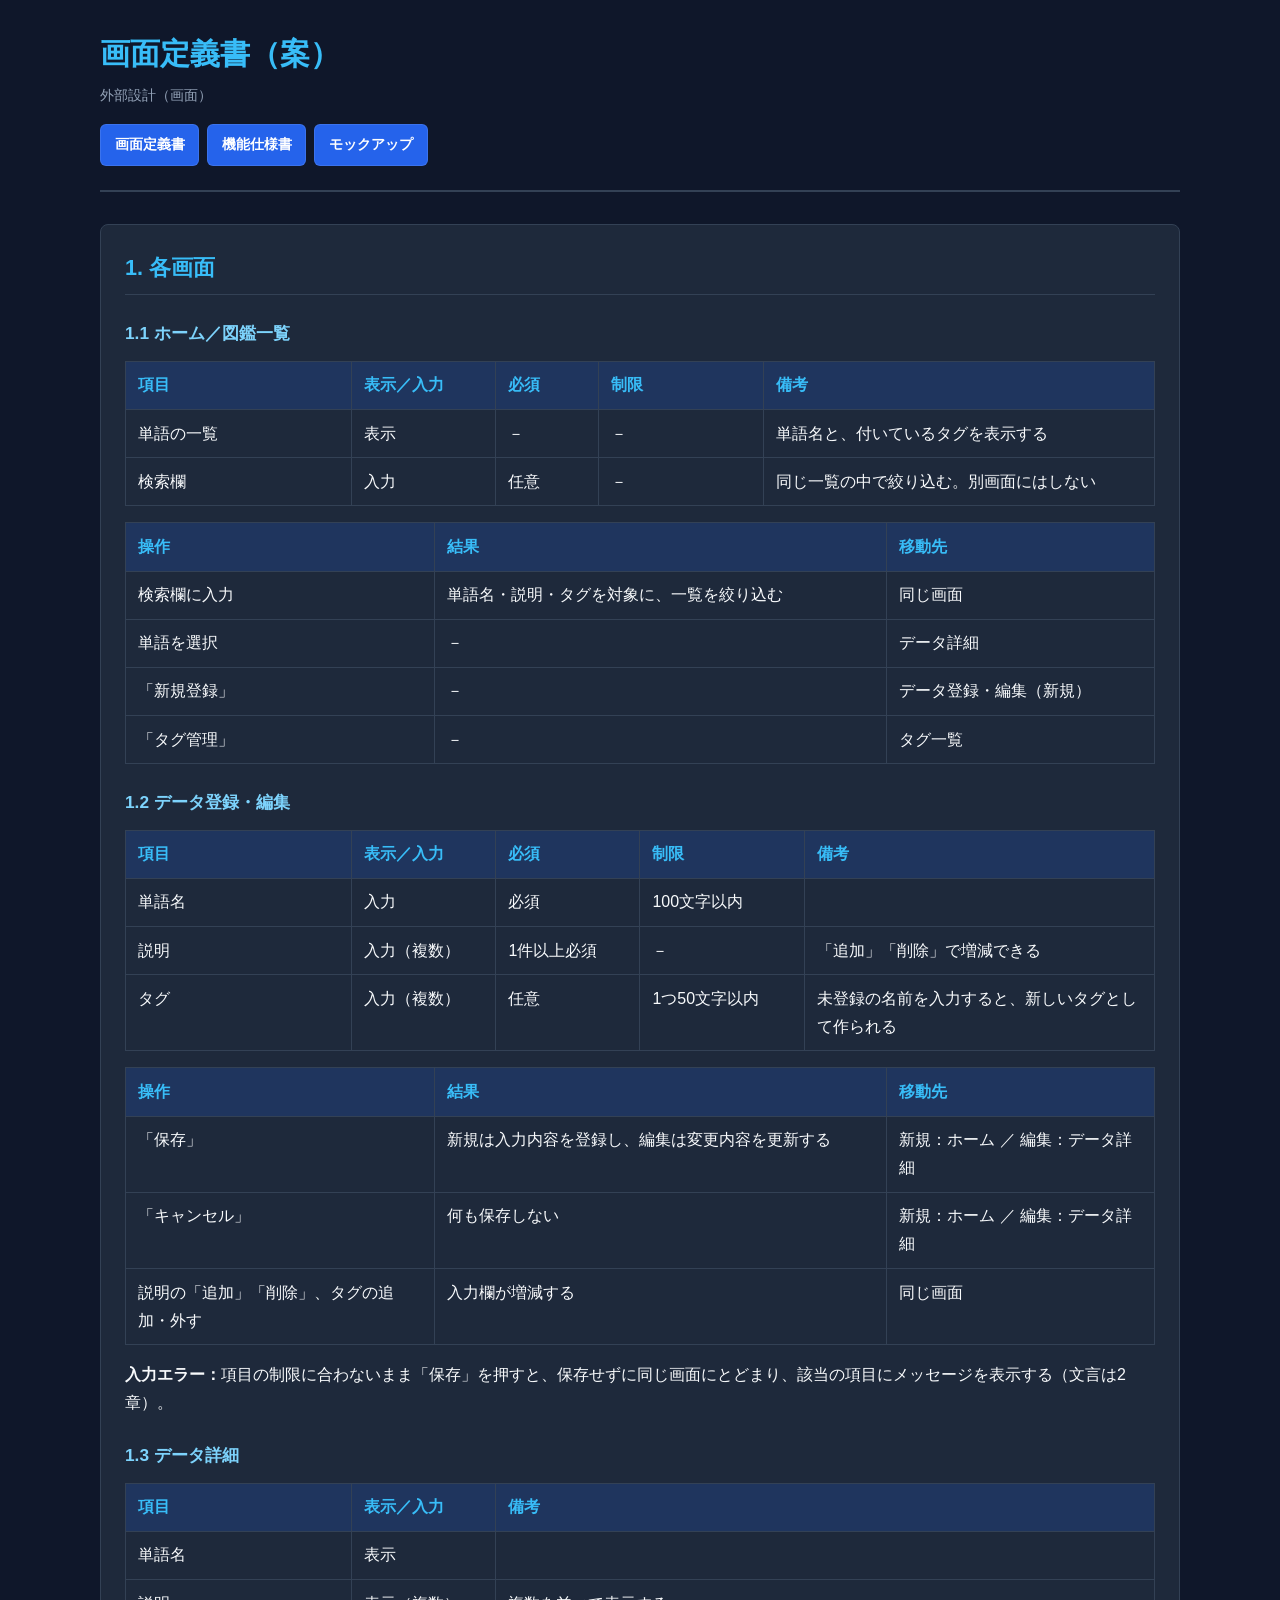
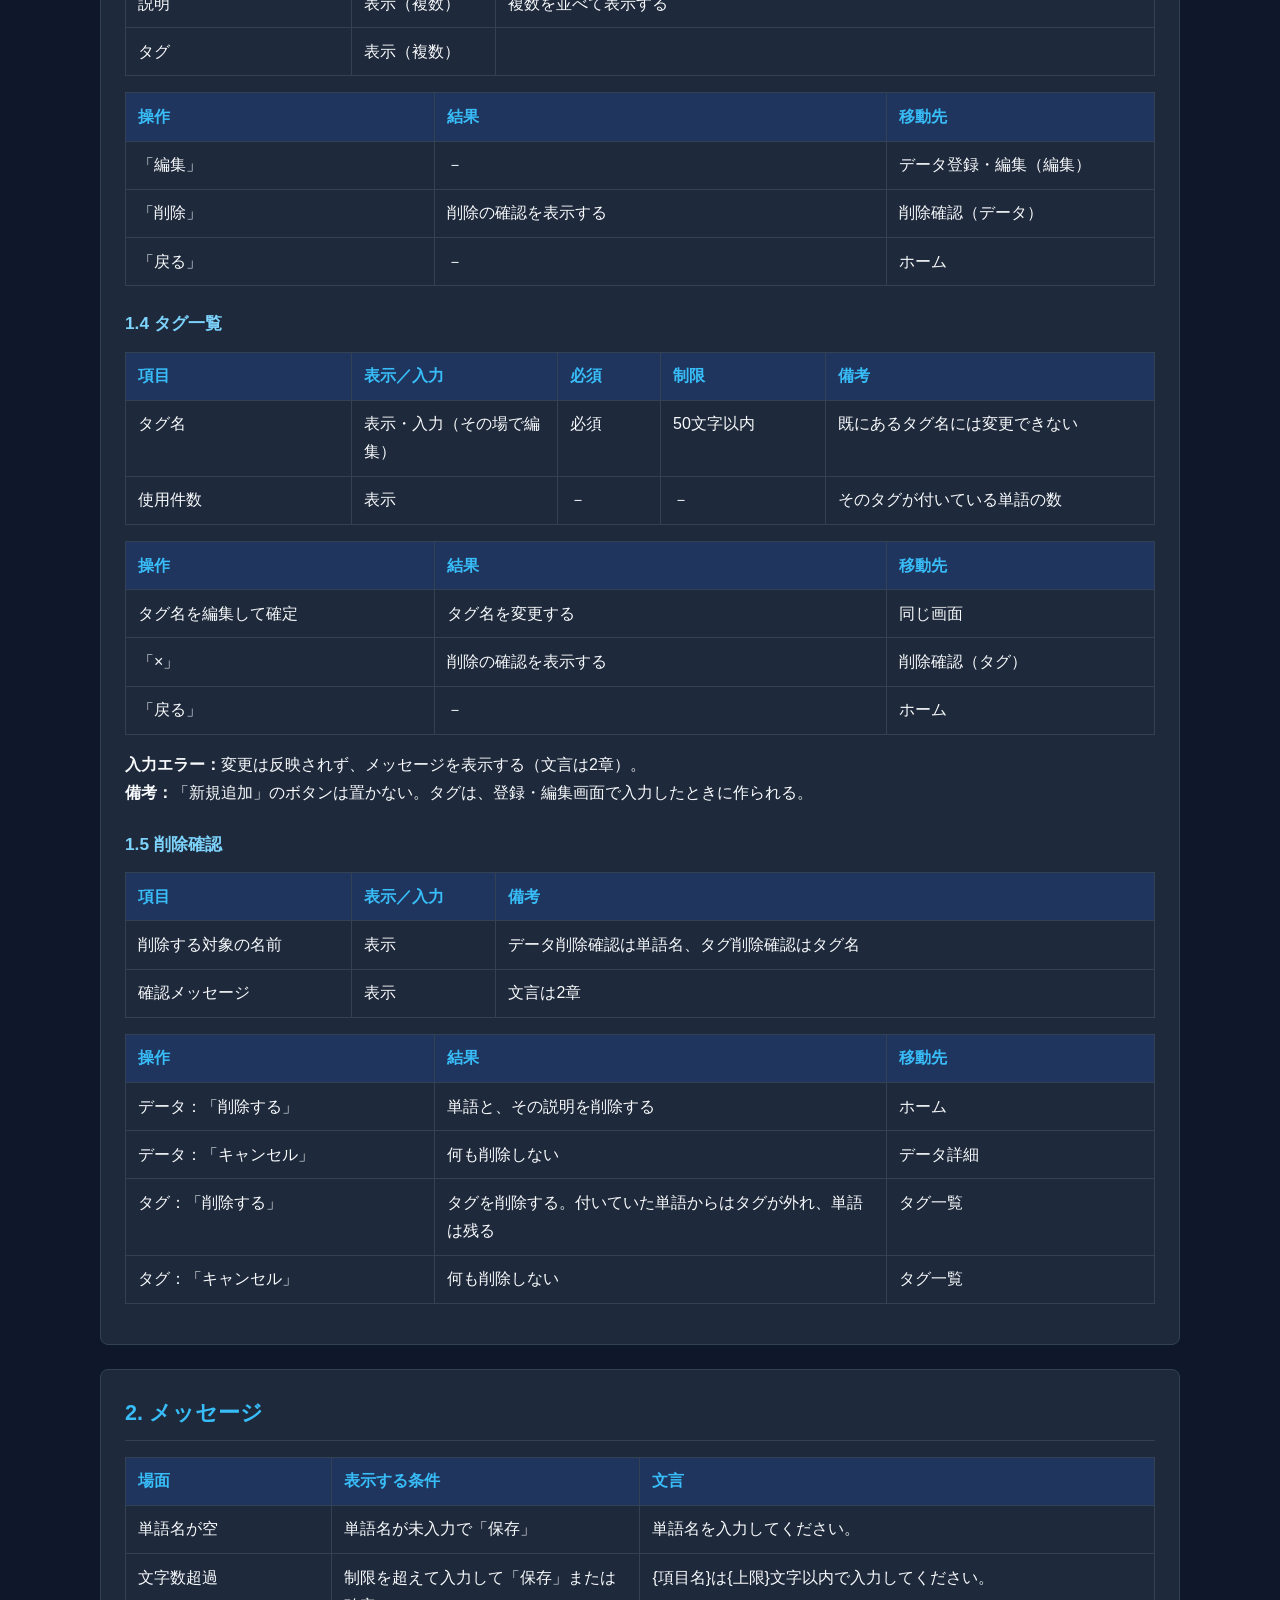
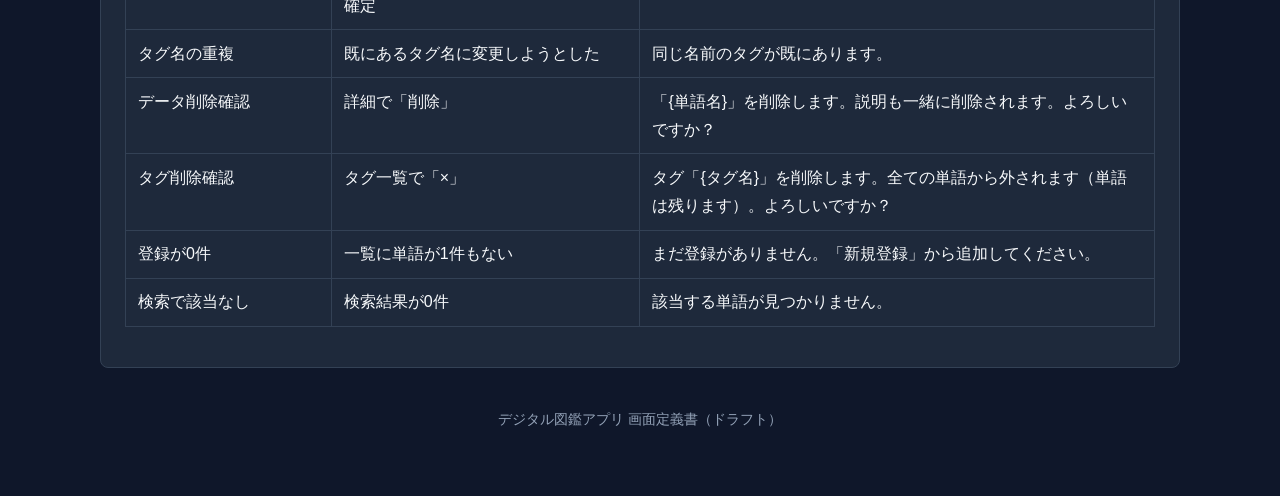
<file: screen-definition.html>
<!DOCTYPE html>
<html lang="ja">
<head>
<meta charset="UTF-8">
<meta name="viewport" content="width=device-width, initial-scale=1.0">
<title>画面定義書(案) - デジタル図鑑アプリ</title>
<link rel="stylesheet" href="common.css">
</head>
<body>
<div class="container">
<header>
  <h1>画面定義書（案）</h1>
  <div class="meta-info">外部設計（画面）</div>
  <div class="nav-group">
    <a class="btn" href="screen-definition.html">画面定義書</a>
    <a class="btn" href="function-spec.html">機能仕様書</a>
    <a class="btn" href="mockup.html">モックアップ</a>
  </div>
</header>

<section>
  <h2>1. 各画面</h2>

  <h3 id="home">1.1 ホーム／図鑑一覧</h3>
  <table>
    <thead><tr><th style="width:22%">項目</th><th style="width:14%">表示／入力</th><th style="width:10%">必須</th><th style="width:16%">制限</th><th>備考</th></tr></thead>
    <tbody>
      <tr><td>単語の一覧</td><td>表示</td><td>－</td><td>－</td><td>単語名と、付いているタグを表示する</td></tr>
      <tr><td>検索欄</td><td>入力</td><td>任意</td><td>－</td><td>同じ一覧の中で絞り込む。別画面にはしない</td></tr>
    </tbody>
  </table>
  <table>
    <thead><tr><th style="width:30%">操作</th><th>結果</th><th style="width:26%">移動先</th></tr></thead>
    <tbody>
      <tr><td>検索欄に入力</td><td>単語名・説明・タグを対象に、一覧を絞り込む</td><td>同じ画面</td></tr>
      <tr><td>単語を選択</td><td>－</td><td>データ詳細</td></tr>
      <tr><td>「新規登録」</td><td>－</td><td>データ登録・編集（新規）</td></tr>
      <tr><td>「タグ管理」</td><td>－</td><td>タグ一覧</td></tr>
    </tbody>
  </table>

  <h3 id="edit">1.2 データ登録・編集</h3>
  <table>
    <thead><tr><th style="width:22%">項目</th><th style="width:14%">表示／入力</th><th style="width:14%">必須</th><th style="width:16%">制限</th><th>備考</th></tr></thead>
    <tbody>
      <tr><td>単語名</td><td>入力</td><td>必須</td><td>100文字以内</td><td></td></tr>
      <tr><td>説明</td><td>入力（複数）</td><td>1件以上必須</td><td>－</td><td>「追加」「削除」で増減できる</td></tr>
      <tr><td>タグ</td><td>入力（複数）</td><td>任意</td><td>1つ50文字以内</td><td>未登録の名前を入力すると、新しいタグとして作られる</td></tr>
    </tbody>
  </table>
  <table>
    <thead><tr><th style="width:30%">操作</th><th>結果</th><th style="width:26%">移動先</th></tr></thead>
    <tbody>
      <tr><td>「保存」</td><td>新規は入力内容を登録し、編集は変更内容を更新する</td><td>新規：ホーム ／ 編集：データ詳細</td></tr>
      <tr><td>「キャンセル」</td><td>何も保存しない</td><td>新規：ホーム ／ 編集：データ詳細</td></tr>
      <tr><td>説明の「追加」「削除」、タグの追加・外す</td><td>入力欄が増減する</td><td>同じ画面</td></tr>
    </tbody>
  </table>
  <p><strong>入力エラー：</strong>項目の制限に合わないまま「保存」を押すと、保存せずに同じ画面にとどまり、該当の項目にメッセージを表示する（文言は2章）。</p>

  <h3 id="detail">1.3 データ詳細</h3>
  <table>
    <thead><tr><th style="width:22%">項目</th><th style="width:14%">表示／入力</th><th>備考</th></tr></thead>
    <tbody>
      <tr><td>単語名</td><td>表示</td><td></td></tr>
      <tr><td>説明</td><td>表示（複数）</td><td>複数を並べて表示する</td></tr>
      <tr><td>タグ</td><td>表示（複数）</td><td></td></tr>
    </tbody>
  </table>
  <table>
    <thead><tr><th style="width:30%">操作</th><th>結果</th><th style="width:26%">移動先</th></tr></thead>
    <tbody>
      <tr><td>「編集」</td><td>－</td><td>データ登録・編集（編集）</td></tr>
      <tr><td>「削除」</td><td>削除の確認を表示する</td><td>削除確認（データ）</td></tr>
      <tr><td>「戻る」</td><td>－</td><td>ホーム</td></tr>
    </tbody>
  </table>

  <h3 id="tags">1.4 タグ一覧</h3>
  <table>
    <thead><tr><th style="width:22%">項目</th><th style="width:20%">表示／入力</th><th style="width:10%">必須</th><th style="width:16%">制限</th><th>備考</th></tr></thead>
    <tbody>
      <tr><td>タグ名</td><td>表示・入力（その場で編集）</td><td>必須</td><td>50文字以内</td><td>既にあるタグ名には変更できない</td></tr>
      <tr><td>使用件数</td><td>表示</td><td>－</td><td>－</td><td>そのタグが付いている単語の数</td></tr>
    </tbody>
  </table>
  <table>
    <thead><tr><th style="width:30%">操作</th><th>結果</th><th style="width:26%">移動先</th></tr></thead>
    <tbody>
      <tr><td>タグ名を編集して確定</td><td>タグ名を変更する</td><td>同じ画面</td></tr>
      <tr><td>「×」</td><td>削除の確認を表示する</td><td>削除確認（タグ）</td></tr>
      <tr><td>「戻る」</td><td>－</td><td>ホーム</td></tr>
    </tbody>
  </table>
  <p><strong>入力エラー：</strong>変更は反映されず、メッセージを表示する（文言は2章）。<br><strong>備考：</strong>「新規追加」のボタンは置かない。タグは、登録・編集画面で入力したときに作られる。</p>

  <h3 id="confirm">1.5 削除確認</h3>
  <table>
    <thead><tr><th style="width:22%">項目</th><th style="width:14%">表示／入力</th><th>備考</th></tr></thead>
    <tbody>
      <tr><td>削除する対象の名前</td><td>表示</td><td>データ削除確認は単語名、タグ削除確認はタグ名</td></tr>
      <tr><td>確認メッセージ</td><td>表示</td><td>文言は2章</td></tr>
    </tbody>
  </table>
  <table>
    <thead><tr><th style="width:30%">操作</th><th>結果</th><th style="width:26%">移動先</th></tr></thead>
    <tbody>
      <tr><td>データ：「削除する」</td><td>単語と、その説明を削除する</td><td>ホーム</td></tr>
      <tr><td>データ：「キャンセル」</td><td>何も削除しない</td><td>データ詳細</td></tr>
      <tr><td>タグ：「削除する」</td><td>タグを削除する。付いていた単語からはタグが外れ、単語は残る</td><td>タグ一覧</td></tr>
      <tr><td>タグ：「キャンセル」</td><td>何も削除しない</td><td>タグ一覧</td></tr>
    </tbody>
  </table>
</section>

<section>
  <h2 id="messages">2. メッセージ</h2>
  <table>
    <thead><tr><th style="width:20%">場面</th><th style="width:30%">表示する条件</th><th>文言</th></tr></thead>
    <tbody>
      <tr><td>単語名が空</td><td>単語名が未入力で「保存」</td><td>単語名を入力してください。</td></tr>
      <tr><td>文字数超過</td><td>制限を超えて入力して「保存」または確定</td><td>{項目名}は{上限}文字以内で入力してください。</td></tr>
      <tr><td>タグ名の重複</td><td>既にあるタグ名に変更しようとした</td><td>同じ名前のタグが既にあります。</td></tr>
      <tr><td>データ削除確認</td><td>詳細で「削除」</td><td>「{単語名}」を削除します。説明も一緒に削除されます。よろしいですか？</td></tr>
      <tr><td>タグ削除確認</td><td>タグ一覧で「×」</td><td>タグ「{タグ名}」を削除します。全ての単語から外されます（単語は残ります）。よろしいですか？</td></tr>
      <tr><td>登録が0件</td><td>一覧に単語が1件もない</td><td>まだ登録がありません。「新規登録」から追加してください。</td></tr>
      <tr><td>検索で該当なし</td><td>検索結果が0件</td><td>該当する単語が見つかりません。</td></tr>
    </tbody>
  </table>
</section>

<footer>デジタル図鑑アプリ 画面定義書（ドラフト）</footer>
</div>
</body>
</html>
</file>
<file: common.css>
:root{--primary:#2563eb;--bg-dark:#0f172a;--card-bg:#1e293b;--text-main:#f8fafc;--text-sub:#94a3b8;--accent:#38bdf8;--border:#334155}
*{box-sizing:border-box}
html{scroll-behavior:smooth}
body{font-family:-apple-system,BlinkMacSystemFont,"Segoe UI","Noto Sans JP",Meiryo,sans-serif;background:var(--bg-dark);color:var(--text-main);margin:0;padding:2rem;line-height:1.75}
.container{max-width:1080px;margin:0 auto}
header{border-bottom:2px solid var(--border);padding-bottom:1.5rem;margin-bottom:2rem}
h1{color:var(--accent);font-size:1.9rem;margin:0 0 .5rem;line-height:1.4}
.meta-info{color:var(--text-sub);font-size:.9rem}
.nav-group{display:flex;flex-wrap:wrap;gap:.5rem;margin-top:1rem}
.btn{display:inline-block;color:#fff;background:var(--primary);text-decoration:none;padding:.5rem .85rem;border-radius:6px;font-weight:600;font-size:.85rem;border:1px solid rgba(255,255,255,.1)}
.btn:hover{background:#1d4ed8}
section{background:var(--card-bg);border-radius:8px;padding:1.5rem;margin-bottom:1.5rem;border:1px solid var(--border)}
h2{color:var(--accent);font-size:1.35rem;border-bottom:1px solid var(--border);padding-bottom:.5rem;margin:0 0 1rem}
h3{color:#7dd3fc;font-size:1.08rem;margin:1.4rem 0 .5rem}
p{margin:.5rem 0 .8rem}
table{width:100%;border-collapse:collapse;margin:.8rem 0 1rem}
th,td{border:1px solid var(--border);padding:.6rem .75rem;text-align:left;vertical-align:top}
th{background:rgba(37,99,235,.2);color:var(--accent)}
.c{text-align:center}
.badge{display:inline-block;padding:.15rem .5rem;border-radius:4px;font-size:.78rem;font-weight:700;white-space:nowrap}
.consider{background:#78350f;color:#fef3c7}
.core{background:#065f46;color:#d1fae5}
.note{border-left:3px solid var(--accent);padding:.7rem 1rem;background:rgba(56,189,248,.08);border-radius:0 6px 6px 0;margin:1rem 0}
.small{color:var(--text-sub);font-size:.9rem}
footer{text-align:center;color:var(--text-sub);font-size:.85rem;padding:1rem 0 2rem}
@media(max-width:700px){body{padding:1rem}section{padding:1rem}table{display:block;overflow-x:auto}}
a{color:var(--accent)}
</file>
